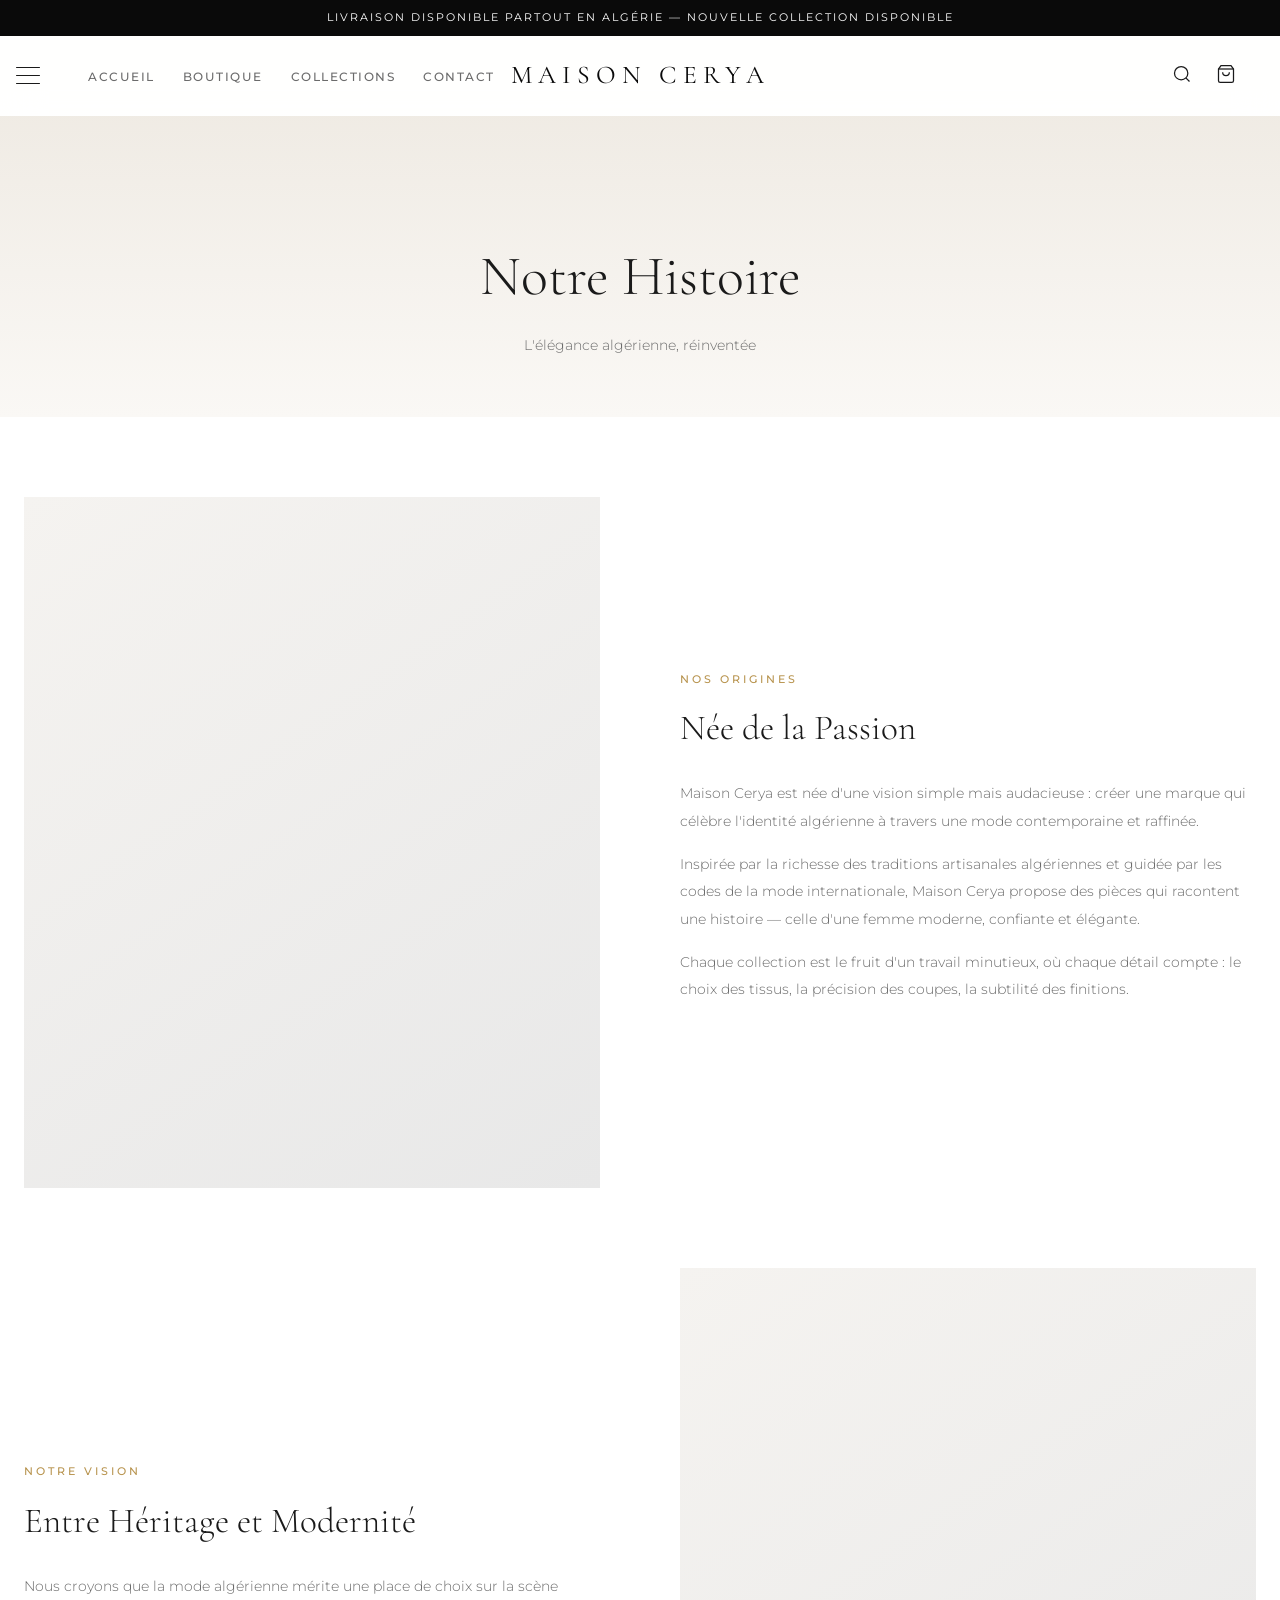
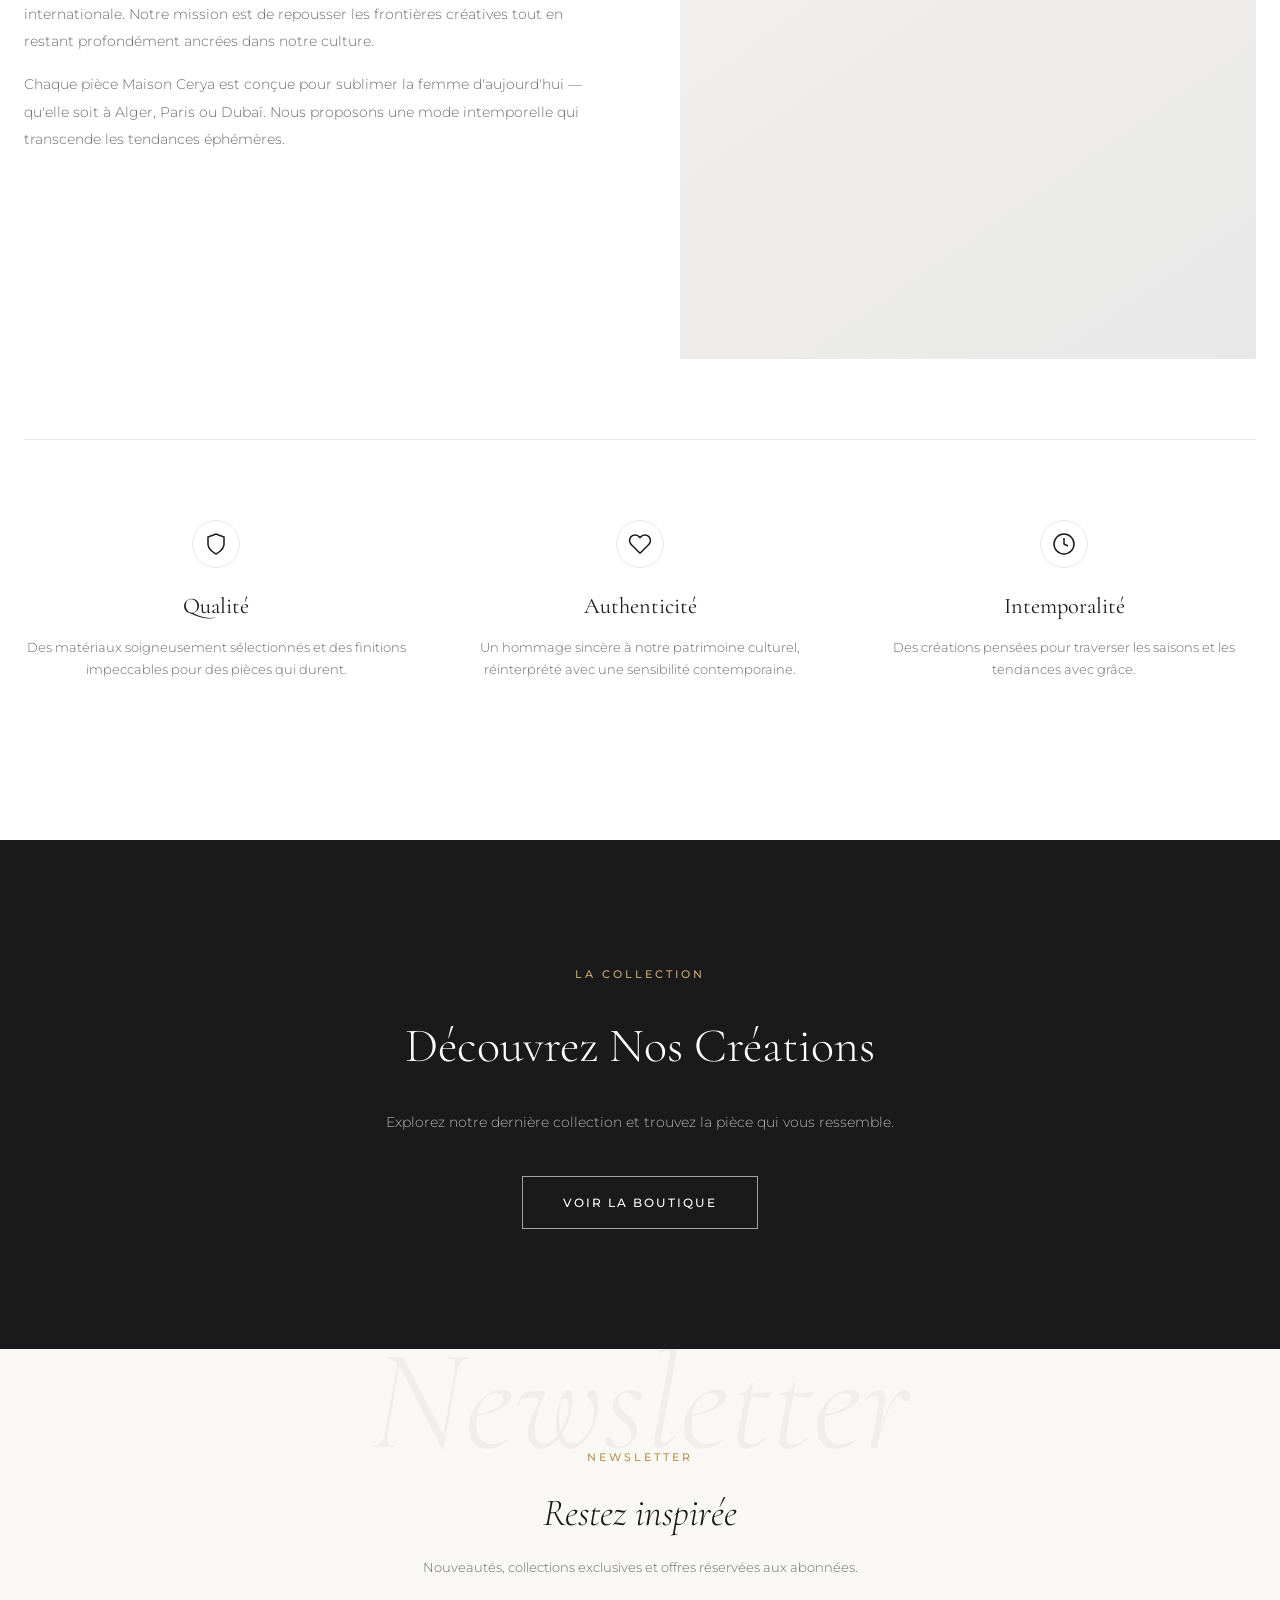
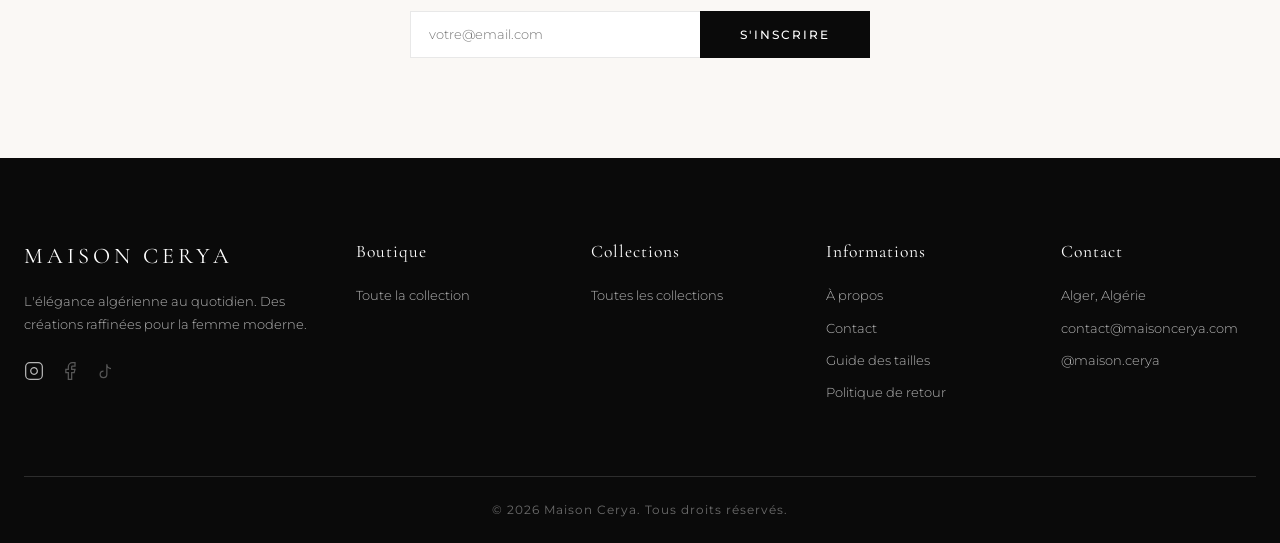
<file: about.html>
<!doctype html>
<html lang="fr">
  <head>
    <meta charset="UTF-8" />
    <meta name="viewport" content="width=device-width, initial-scale=1.0" />
    <title>Notre Histoire — Maison Cerya</title>
    <meta
      name="description"
      content="Découvrez l'histoire de Maison Cerya, marque de vêtements pour femmes alliant tradition algérienne et modernité."
    />
    <meta name="theme-color" content="#0a0a0a" />
    <meta property="og:site_name" content="Maison Cerya" />
    <meta property="og:type" content="website" />
    <meta property="og:title" content="Notre Histoire — Maison Cerya" />
    <meta property="og:description" content="Découvrez l'histoire de Maison Cerya, marque de vêtements pour femmes alliant tradition algérienne et modernité." />
    <meta property="og:locale" content="fr_FR" />
    <link rel="icon" href="data:image/svg+xml,%3Csvg%20xmlns%3D%27http%3A%2F%2Fwww.w3.org%2F2000%2Fsvg%27%20viewBox%3D%270%200%2064%2064%27%3E%3Crect%20width%3D%2764%27%20height%3D%2764%27%20fill%3D%27%230a0a0a%27%2F%3E%3Ctext%20x%3D%2732%27%20y%3D%2745%27%20font-family%3D%27Georgia%2Cserif%27%20font-size%3D%2738%27%20fill%3D%27%23c9a96e%27%20text-anchor%3D%27middle%27%3EC%3C%2Ftext%3E%3C%2Fsvg%3E" />
    <link rel="preconnect" href="https://fonts.googleapis.com" />
    <link rel="preconnect" href="https://fonts.gstatic.com" crossorigin />
    <link
      href="https://fonts.googleapis.com/css2?family=Cormorant+Garamond:ital,wght@0,300;0,400;0,500;0,600;1,300;1,400&family=Montserrat:wght@300;400;500;600&display=swap"
      rel="stylesheet"
    />
    <link rel="stylesheet" href="css/style.css" />
  </head>
  <body>
    <!-- Announcement Bar -->
    <div class="announcement-bar">
      <p>
        Livraison disponible partout en Algérie — Nouvelle collection disponible
      </p>
    </div>

    <!-- Navigation -->
    <nav class="navbar" id="navbar">
      <div class="nav-container">
        <button
          class="menu-toggle"
          id="menuToggle"
          aria-label="Menu"
          aria-expanded="false"
        >
          <span></span>
          <span></span>
          <span></span>
        </button>

        <a href="index.html" class="logo">
          <span class="logo-text">MAISON CERYA</span>
        </a>

        <ul class="nav-links" id="navLinks">
          <li><a href="index.html">Accueil</a></li>
          <li><a href="shop.html">Boutique</a></li>
          <li><a href="collections.html">Collections</a></li>
          <li><a href="contact.html">Contact</a></li>
        </ul>

        <div class="nav-icons">
          <button
            class="icon-btn search-btn"
            id="searchBtn"
            aria-label="Rechercher"
          >
            <svg
              width="20"
              height="20"
              viewBox="0 0 24 24"
              fill="none"
              stroke="currentColor"
              stroke-width="1.5"
            >
              <circle cx="11" cy="11" r="8" />
              <path d="m21 21-4.35-4.35" />
            </svg>
          </button>
          <button class="icon-btn cart-btn" id="cartBtn" aria-label="Panier">
            <svg
              width="20"
              height="20"
              viewBox="0 0 24 24"
              fill="none"
              stroke="currentColor"
              stroke-width="1.5"
            >
              <path d="M6 2L3 6v14a2 2 0 002 2h14a2 2 0 002-2V6l-3-4z" />
              <line x1="3" y1="6" x2="21" y2="6" />
              <path d="M16 10a4 4 0 01-8 0" />
            </svg>
            <span class="cart-count" id="cartCount">0</span>
          </button>
        </div>
      </div>
    </nav>

    <!-- Sidebar Navigation -->
    <div class="sidebar-overlay" id="sidebarOverlay"></div>
    <nav class="sidebar-nav" id="sidebarNav" aria-label="Menu principal">
      <div class="sidebar-content">
        <div class="sidebar-col sidebar-main-links">
          <ul>
            <li><a href="index.html">Accueil</a></li>
            <li><a href="shop.html">Boutique</a></li>
            <li><a href="collections.html">Collections</a></li>
            <li><a href="about.html">À propos</a></li>
            <li><a href="contact.html">Contact</a></li>
          </ul>
        </div>
        <div class="sidebar-col sidebar-shop-categories">
          <h4>Catégories</h4>
          <ul id="sidebarCategories"></ul>
        </div>
      </div>
    </nav>

    <!-- Search Overlay -->
    <div
      class="search-overlay"
      id="searchOverlay"
      role="dialog"
      aria-modal="true"
      aria-label="Recherche"
    >
      <div class="search-container">
        <input
          type="text"
          placeholder="Rechercher..."
          id="searchInput"
          autocomplete="off"
          aria-label="Rechercher un produit"
        />
        <button class="search-close" id="searchClose" aria-label="Fermer">
          <svg
            width="24"
            height="24"
            viewBox="0 0 24 24"
            fill="none"
            stroke="currentColor"
            stroke-width="1.5"
          >
            <line x1="18" y1="6" x2="6" y2="18" />
            <line x1="6" y1="6" x2="18" y2="18" />
          </svg>
        </button>
      </div>
    </div>

    <!-- Cart Sidebar -->
    <div class="cart-overlay" id="cartOverlay"></div>
    <div
      class="cart-sidebar"
      id="cartSidebar"
      role="dialog"
      aria-modal="true"
      aria-label="Panier"
    >
      <div class="cart-header">
        <h3>Votre Panier</h3>
        <button class="cart-close" id="cartClose" aria-label="Fermer">
          <svg
            width="24"
            height="24"
            viewBox="0 0 24 24"
            fill="none"
            stroke="currentColor"
            stroke-width="1.5"
          >
            <line x1="18" y1="6" x2="6" y2="18" />
            <line x1="6" y1="6" x2="18" y2="18" />
          </svg>
        </button>
      </div>
      <div class="cart-items" id="cartItems">
        <div class="cart-empty">
          <p>Votre panier est vide</p>
          <a href="shop.html" class="btn btn-primary">Explorer la boutique</a>
        </div>
      </div>
      <div class="cart-footer" id="cartFooter" hidden>
        <div class="cart-total">
          <span>Total</span>
          <span id="cartTotal">0 DA</span>
        </div>
        <button class="btn btn-primary btn-full" id="checkoutBtn">
          Passer la commande
        </button>
      </div>
    </div>

    <!-- Page Hero -->
    <section class="page-hero">
      <div class="container">
        <h1>Notre Histoire</h1>
        <p>L'élégance algérienne, réinventée</p>
      </div>
    </section>

    <!-- About Content -->
    <section class="about-content">
      <div class="container">
        <!-- Origin Story -->
        <div class="about-grid">
          <div class="about-image"></div>
          <div class="about-text">
            <span class="section-tag">Nos Origines</span>
            <h2>Née de la Passion</h2>
            <p>
              Maison Cerya est née d'une vision simple mais audacieuse : créer
              une marque qui célèbre l'identité algérienne à travers une mode
              contemporaine et raffinée.
            </p>
            <p>
              Inspirée par la richesse des traditions artisanales algériennes et
              guidée par les codes de la mode internationale, Maison Cerya
              propose des pièces qui racontent une histoire — celle d'une femme
              moderne, confiante et élégante.
            </p>
            <p>
              Chaque collection est le fruit d'un travail minutieux, où chaque
              détail compte : le choix des tissus, la précision des coupes, la
              subtilité des finitions.
            </p>
          </div>
        </div>

        <!-- Vision -->
        <div class="about-grid" style="direction: rtl">
          <div class="about-image" style="direction: ltr"></div>
          <div class="about-text" style="direction: ltr">
            <span class="section-tag">Notre Vision</span>
            <h2>Entre Héritage et Modernité</h2>
            <p>
              Nous croyons que la mode algérienne mérite une place de choix sur
              la scène internationale. Notre mission est de repousser les
              frontières créatives tout en restant profondément ancrées dans
              notre culture.
            </p>
            <p>
              Chaque pièce Maison Cerya est conçue pour sublimer la femme
              d'aujourd'hui — qu'elle soit à Alger, Paris ou Dubaï. Nous
              proposons une mode intemporelle qui transcende les tendances
              éphémères.
            </p>
          </div>
        </div>

        <!-- Values -->
        <div class="values-grid">
          <div class="value-item">
            <div class="value-icon">
              <svg
                width="24"
                height="24"
                viewBox="0 0 24 24"
                fill="none"
                stroke="currentColor"
                stroke-width="1.5"
              >
                <path d="M12 22s8-4 8-10V5l-8-3-8 3v7c0 6 8 10 8 10z" />
              </svg>
            </div>
            <h3>Qualité</h3>
            <p>
              Des matériaux soigneusement sélectionnés et des finitions
              impeccables pour des pièces qui durent.
            </p>
          </div>
          <div class="value-item">
            <div class="value-icon">
              <svg
                width="24"
                height="24"
                viewBox="0 0 24 24"
                fill="none"
                stroke="currentColor"
                stroke-width="1.5"
              >
                <path
                  d="M20.84 4.61a5.5 5.5 0 00-7.78 0L12 5.67l-1.06-1.06a5.5 5.5 0 00-7.78 7.78l1.06 1.06L12 21.23l7.78-7.78 1.06-1.06a5.5 5.5 0 000-7.78z"
                />
              </svg>
            </div>
            <h3>Authenticité</h3>
            <p>
              Un hommage sincère à notre patrimoine culturel, réinterprété avec
              une sensibilité contemporaine.
            </p>
          </div>
          <div class="value-item">
            <div class="value-icon">
              <svg
                width="24"
                height="24"
                viewBox="0 0 24 24"
                fill="none"
                stroke="currentColor"
                stroke-width="1.5"
              >
                <circle cx="12" cy="12" r="10" />
                <path d="M12 6v6l4 2" />
              </svg>
            </div>
            <h3>Intemporalité</h3>
            <p>
              Des créations pensées pour traverser les saisons et les tendances
              avec grâce.
            </p>
          </div>
        </div>
      </div>
    </section>

    <!-- CTA Banner -->
    <section class="story-banner">
      <div class="story-content">
        <span class="section-tag">La Collection</span>
        <h2>Découvrez Nos Créations</h2>
        <p>
          Explorez notre dernière collection et trouvez la pièce qui vous
          ressemble.
        </p>
        <a href="shop.html" class="btn btn-outline-light">Voir la boutique</a>
      </div>
    </section>

    <!-- Newsletter -->
    <section class="newsletter">
      <div class="container">
        <div class="newsletter-content">
          <span class="newsletter-tag">Newsletter</span>
          <h2>Restez inspirée</h2>
          <p>
            Nouveautés, collections exclusives et offres réservées aux abonnées.
          </p>
          <form class="newsletter-form" id="newsletterForm">
            <input
              type="email"
              name="email"
              placeholder="votre@email.com"
              aria-label="Votre adresse email"
              required
            />
            <button type="submit" class="btn btn-primary">S'inscrire</button>
          </form>
        </div>
      </div>
    </section>

    <!-- Footer -->
    <footer class="footer">
      <div class="container">
        <div class="footer-grid">
          <div class="footer-col footer-brand">
            <h3 class="footer-logo">MAISON CERYA</h3>
            <p>
              L'élégance algérienne au quotidien. Des créations raffinées pour
              la femme moderne.
            </p>
            <div class="social-links">
              <a
                href="https://www.instagram.com/maison.cerya/"
                target="_blank"
                rel="noopener noreferrer"
                aria-label="Instagram"
              >
                <svg
                  width="20"
                  height="20"
                  viewBox="0 0 24 24"
                  fill="none"
                  stroke="currentColor"
                  stroke-width="1.5"
                >
                  <rect x="2" y="2" width="20" height="20" rx="5" ry="5" />
                  <path d="M16 11.37A4 4 0 1112.63 8 4 4 0 0116 11.37z" />
                  <line x1="17.5" y1="6.5" x2="17.51" y2="6.5" />
                </svg>
              </a>
              <span class="social-link-disabled" aria-hidden="true">
                <svg
                  width="20"
                  height="20"
                  viewBox="0 0 24 24"
                  fill="none"
                  stroke="currentColor"
                  stroke-width="1.5"
                >
                  <path
                    d="M18 2h-3a5 5 0 00-5 5v3H7v4h3v8h4v-8h3l1-4h-4V7a1 1 0 011-1h3z"
                  />
                </svg>
              </span>
              <span class="social-link-disabled" aria-hidden="true">
                <svg
                  width="20"
                  height="20"
                  viewBox="0 0 24 24"
                  fill="none"
                  stroke="currentColor"
                  stroke-width="1.5"
                >
                  <path d="M9 12a4 4 0 104 4V4a5 5 0 005 5" />
                </svg>
              </span>
            </div>
          </div>
          <div class="footer-col">
            <h4>Boutique</h4>
            <ul class="footer-categories">
              <li><a href="shop.html">Toute la collection</a></li>
            </ul>
          </div>
          <div class="footer-col">
            <h4>Collections</h4>
            <ul class="footer-collections">
              <li><a href="collections.html">Toutes les collections</a></li>
            </ul>
          </div>
          <div class="footer-col">
            <h4>Informations</h4>
            <ul>
              <li><a href="about.html">À propos</a></li>
              <li><a href="contact.html">Contact</a></li>
              <li><a href="guide-tailles.html">Guide des tailles</a></li>
              <li><a href="retours.html">Politique de retour</a></li>
            </ul>
          </div>
          <div class="footer-col">
            <h4>Contact</h4>
            <ul>
              <li>Alger, Algérie</li>
              <li>
                <a href="mailto:contact@maisoncerya.com"
                  >contact@maisoncerya.com</a
                >
              </li>
              <li>
                <a
                  href="https://www.instagram.com/maison.cerya/"
                  target="_blank"
                  rel="noopener noreferrer"
                  >@maison.cerya</a
                >
              </li>
            </ul>
          </div>
        </div>
        <div class="footer-bottom">
          <p>&copy; 2026 Maison Cerya. Tous droits réservés.</p>
        </div>
      </div>
    </footer>

    <script src="https://sdks.shopifycdn.com/buy-button/latest/buy-button-storefront.min.js"></script>
    <script src="js/app.js"></script>
  </body>
</html>
</file>
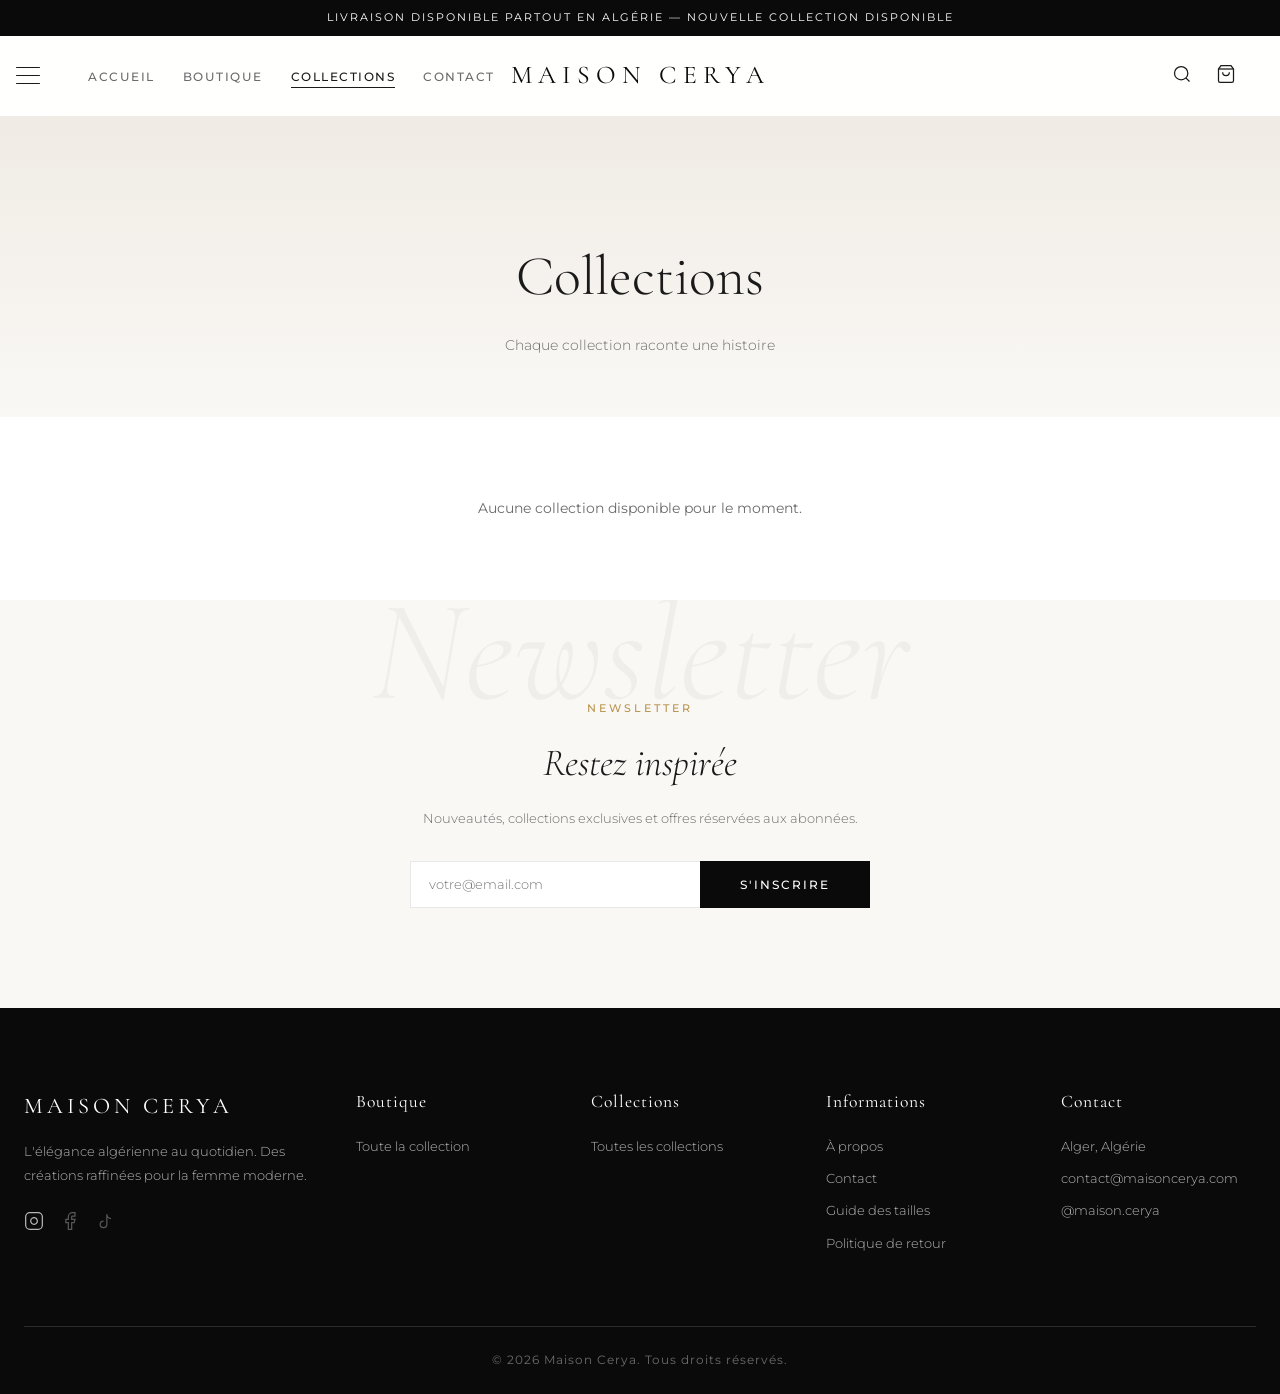
<file: collections.html>
<!doctype html>
<html lang="fr">
  <head>
    <meta charset="UTF-8" />
    <meta name="viewport" content="width=device-width, initial-scale=1.0" />
    <title>Collections — Maison Cerya</title>
    <meta
      name="description"
      content="Explorez les collections Maison Cerya — Des pièces pensées pour sublimer la femme moderne."
    />
    <meta name="theme-color" content="#0a0a0a" />
    <meta property="og:site_name" content="Maison Cerya" />
    <meta property="og:type" content="website" />
    <meta property="og:title" content="Collections — Maison Cerya" />
    <meta property="og:description" content="Explorez les collections Maison Cerya — Des pièces pensées pour sublimer la femme moderne." />
    <meta property="og:locale" content="fr_FR" />
    <link rel="icon" href="data:image/svg+xml,%3Csvg%20xmlns%3D%27http%3A%2F%2Fwww.w3.org%2F2000%2Fsvg%27%20viewBox%3D%270%200%2064%2064%27%3E%3Crect%20width%3D%2764%27%20height%3D%2764%27%20fill%3D%27%230a0a0a%27%2F%3E%3Ctext%20x%3D%2732%27%20y%3D%2745%27%20font-family%3D%27Georgia%2Cserif%27%20font-size%3D%2738%27%20fill%3D%27%23c9a96e%27%20text-anchor%3D%27middle%27%3EC%3C%2Ftext%3E%3C%2Fsvg%3E" />
    <link rel="preconnect" href="https://fonts.googleapis.com" />
    <link rel="preconnect" href="https://fonts.gstatic.com" crossorigin />
    <link
      href="https://fonts.googleapis.com/css2?family=Cormorant+Garamond:ital,wght@0,300;0,400;0,500;0,600;1,300;1,400&family=Montserrat:wght@300;400;500;600&display=swap"
      rel="stylesheet"
    />
    <link rel="stylesheet" href="css/style.css" />
  </head>
  <body>
    <!-- Announcement Bar -->
    <div class="announcement-bar">
      <p>
        Livraison disponible partout en Algérie — Nouvelle collection disponible
      </p>
    </div>

    <!-- Navigation -->
    <nav class="navbar" id="navbar">
      <div class="nav-container">
        <button
          class="menu-toggle"
          id="menuToggle"
          aria-label="Menu"
          aria-expanded="false"
        >
          <span></span>
          <span></span>
          <span></span>
        </button>

        <a href="index.html" class="logo">
          <span class="logo-text">MAISON CERYA</span>
        </a>

        <ul class="nav-links" id="navLinks">
          <li><a href="index.html">Accueil</a></li>
          <li><a href="shop.html">Boutique</a></li>
          <li><a href="collections.html" class="active">Collections</a></li>
          <li><a href="contact.html">Contact</a></li>
        </ul>

        <div class="nav-icons">
          <button
            class="icon-btn search-btn"
            id="searchBtn"
            aria-label="Rechercher"
          >
            <svg
              width="20"
              height="20"
              viewBox="0 0 24 24"
              fill="none"
              stroke="currentColor"
              stroke-width="1.5"
            >
              <circle cx="11" cy="11" r="8" />
              <path d="m21 21-4.35-4.35" />
            </svg>
          </button>
          <button class="icon-btn cart-btn" id="cartBtn" aria-label="Panier">
            <svg
              width="20"
              height="20"
              viewBox="0 0 24 24"
              fill="none"
              stroke="currentColor"
              stroke-width="1.5"
            >
              <path d="M6 2L3 6v14a2 2 0 002 2h14a2 2 0 002-2V6l-3-4z" />
              <line x1="3" y1="6" x2="21" y2="6" />
              <path d="M16 10a4 4 0 01-8 0" />
            </svg>
            <span class="cart-count" id="cartCount">0</span>
          </button>
        </div>
      </div>
    </nav>

    <!-- Sidebar Navigation -->
    <div class="sidebar-overlay" id="sidebarOverlay"></div>
    <nav class="sidebar-nav" id="sidebarNav" aria-label="Menu principal">
      <div class="sidebar-content">
        <div class="sidebar-col sidebar-main-links">
          <ul>
            <li><a href="index.html">Accueil</a></li>
            <li><a href="shop.html">Boutique</a></li>
            <li><a href="collections.html">Collections</a></li>
            <li><a href="about.html">À propos</a></li>
            <li><a href="contact.html">Contact</a></li>
          </ul>
        </div>
        <div class="sidebar-col sidebar-shop-categories">
          <h4>Catégories</h4>
          <ul id="sidebarCategories"></ul>
        </div>
      </div>
    </nav>

    <!-- Search Overlay -->
    <div
      class="search-overlay"
      id="searchOverlay"
      role="dialog"
      aria-modal="true"
      aria-label="Recherche"
    >
      <div class="search-container">
        <input
          type="text"
          placeholder="Rechercher..."
          id="searchInput"
          autocomplete="off"
          aria-label="Rechercher un produit"
        />
        <button class="search-close" id="searchClose" aria-label="Fermer">
          <svg
            width="24"
            height="24"
            viewBox="0 0 24 24"
            fill="none"
            stroke="currentColor"
            stroke-width="1.5"
          >
            <line x1="18" y1="6" x2="6" y2="18" />
            <line x1="6" y1="6" x2="18" y2="18" />
          </svg>
        </button>
      </div>
    </div>

    <!-- Cart Sidebar -->
    <div class="cart-overlay" id="cartOverlay"></div>
    <div
      class="cart-sidebar"
      id="cartSidebar"
      role="dialog"
      aria-modal="true"
      aria-label="Panier"
    >
      <div class="cart-header">
        <h3>Votre Panier</h3>
        <button class="cart-close" id="cartClose" aria-label="Fermer">
          <svg
            width="24"
            height="24"
            viewBox="0 0 24 24"
            fill="none"
            stroke="currentColor"
            stroke-width="1.5"
          >
            <line x1="18" y1="6" x2="6" y2="18" />
            <line x1="6" y1="6" x2="18" y2="18" />
          </svg>
        </button>
      </div>
      <div class="cart-items" id="cartItems">
        <div class="cart-empty">
          <p>Votre panier est vide</p>
          <a href="shop.html" class="btn btn-primary">Explorer la boutique</a>
        </div>
      </div>
      <div class="cart-footer" id="cartFooter" hidden>
        <div class="cart-total">
          <span>Total</span>
          <span id="cartTotal">0 DA</span>
        </div>
        <button class="btn btn-primary btn-full" id="checkoutBtn">
          Passer la commande
        </button>
      </div>
    </div>

    <!-- Page Hero -->
    <section class="page-hero">
      <div class="container">
        <h1>Collections</h1>
        <p>Chaque collection raconte une histoire</p>
      </div>
    </section>

    <!-- Collections Content (JS-rendered) -->
    <div id="collectionsPage">
      <!-- Each collection section is injected here dynamically -->
    </div>

    <!-- Newsletter -->
    <section class="newsletter">
      <div class="container">
        <div class="newsletter-content">
          <span class="newsletter-tag">Newsletter</span>
          <h2>Restez inspirée</h2>
          <p>
            Nouveautés, collections exclusives et offres réservées aux abonnées.
          </p>
          <form class="newsletter-form" id="newsletterForm">
            <input
              type="email"
              name="email"
              placeholder="votre@email.com"
              aria-label="Votre adresse email"
              required
            />
            <button type="submit" class="btn btn-primary">S'inscrire</button>
          </form>
        </div>
      </div>
    </section>

    <!-- Footer -->
    <footer class="footer">
      <div class="container">
        <div class="footer-grid">
          <div class="footer-col footer-brand">
            <h3 class="footer-logo">MAISON CERYA</h3>
            <p>
              L'élégance algérienne au quotidien. Des créations raffinées pour
              la femme moderne.
            </p>
            <div class="social-links">
              <a
                href="https://www.instagram.com/maison.cerya/"
                target="_blank"
                rel="noopener noreferrer"
                aria-label="Instagram"
              >
                <svg
                  width="20"
                  height="20"
                  viewBox="0 0 24 24"
                  fill="none"
                  stroke="currentColor"
                  stroke-width="1.5"
                >
                  <rect x="2" y="2" width="20" height="20" rx="5" ry="5" />
                  <path d="M16 11.37A4 4 0 1112.63 8 4 4 0 0116 11.37z" />
                  <line x1="17.5" y1="6.5" x2="17.51" y2="6.5" />
                </svg>
              </a>
              <span class="social-link-disabled" aria-hidden="true">
                <svg
                  width="20"
                  height="20"
                  viewBox="0 0 24 24"
                  fill="none"
                  stroke="currentColor"
                  stroke-width="1.5"
                >
                  <path
                    d="M18 2h-3a5 5 0 00-5 5v3H7v4h3v8h4v-8h3l1-4h-4V7a1 1 0 011-1h3z"
                  />
                </svg>
              </span>
              <span class="social-link-disabled" aria-hidden="true">
                <svg
                  width="20"
                  height="20"
                  viewBox="0 0 24 24"
                  fill="none"
                  stroke="currentColor"
                  stroke-width="1.5"
                >
                  <path d="M9 12a4 4 0 104 4V4a5 5 0 005 5" />
                </svg>
              </span>
            </div>
          </div>
          <div class="footer-col">
            <h4>Boutique</h4>
            <ul class="footer-categories">
              <li><a href="shop.html">Toute la collection</a></li>
            </ul>
          </div>
          <div class="footer-col">
            <h4>Collections</h4>
            <ul class="footer-collections">
              <li><a href="collections.html">Toutes les collections</a></li>
            </ul>
          </div>
          <div class="footer-col">
            <h4>Informations</h4>
            <ul>
              <li><a href="about.html">À propos</a></li>
              <li><a href="contact.html">Contact</a></li>
              <li><a href="guide-tailles.html">Guide des tailles</a></li>
              <li><a href="retours.html">Politique de retour</a></li>
            </ul>
          </div>
          <div class="footer-col">
            <h4>Contact</h4>
            <ul>
              <li>Alger, Algérie</li>
              <li>
                <a href="mailto:contact@maisoncerya.com"
                  >contact@maisoncerya.com</a
                >
              </li>
              <li>
                <a
                  href="https://www.instagram.com/maison.cerya/"
                  target="_blank"
                  rel="noopener noreferrer"
                  >@maison.cerya</a
                >
              </li>
            </ul>
          </div>
        </div>
        <div class="footer-bottom">
          <p>&copy; 2026 Maison Cerya. Tous droits réservés.</p>
        </div>
      </div>
    </footer>

    <!-- Shopify Buy SDK -->
    <script src="https://sdks.shopifycdn.com/buy-button/latest/buy-button-storefront.min.js"></script>
    <script src="js/app.js"></script>
  </body>
</html>
</file>
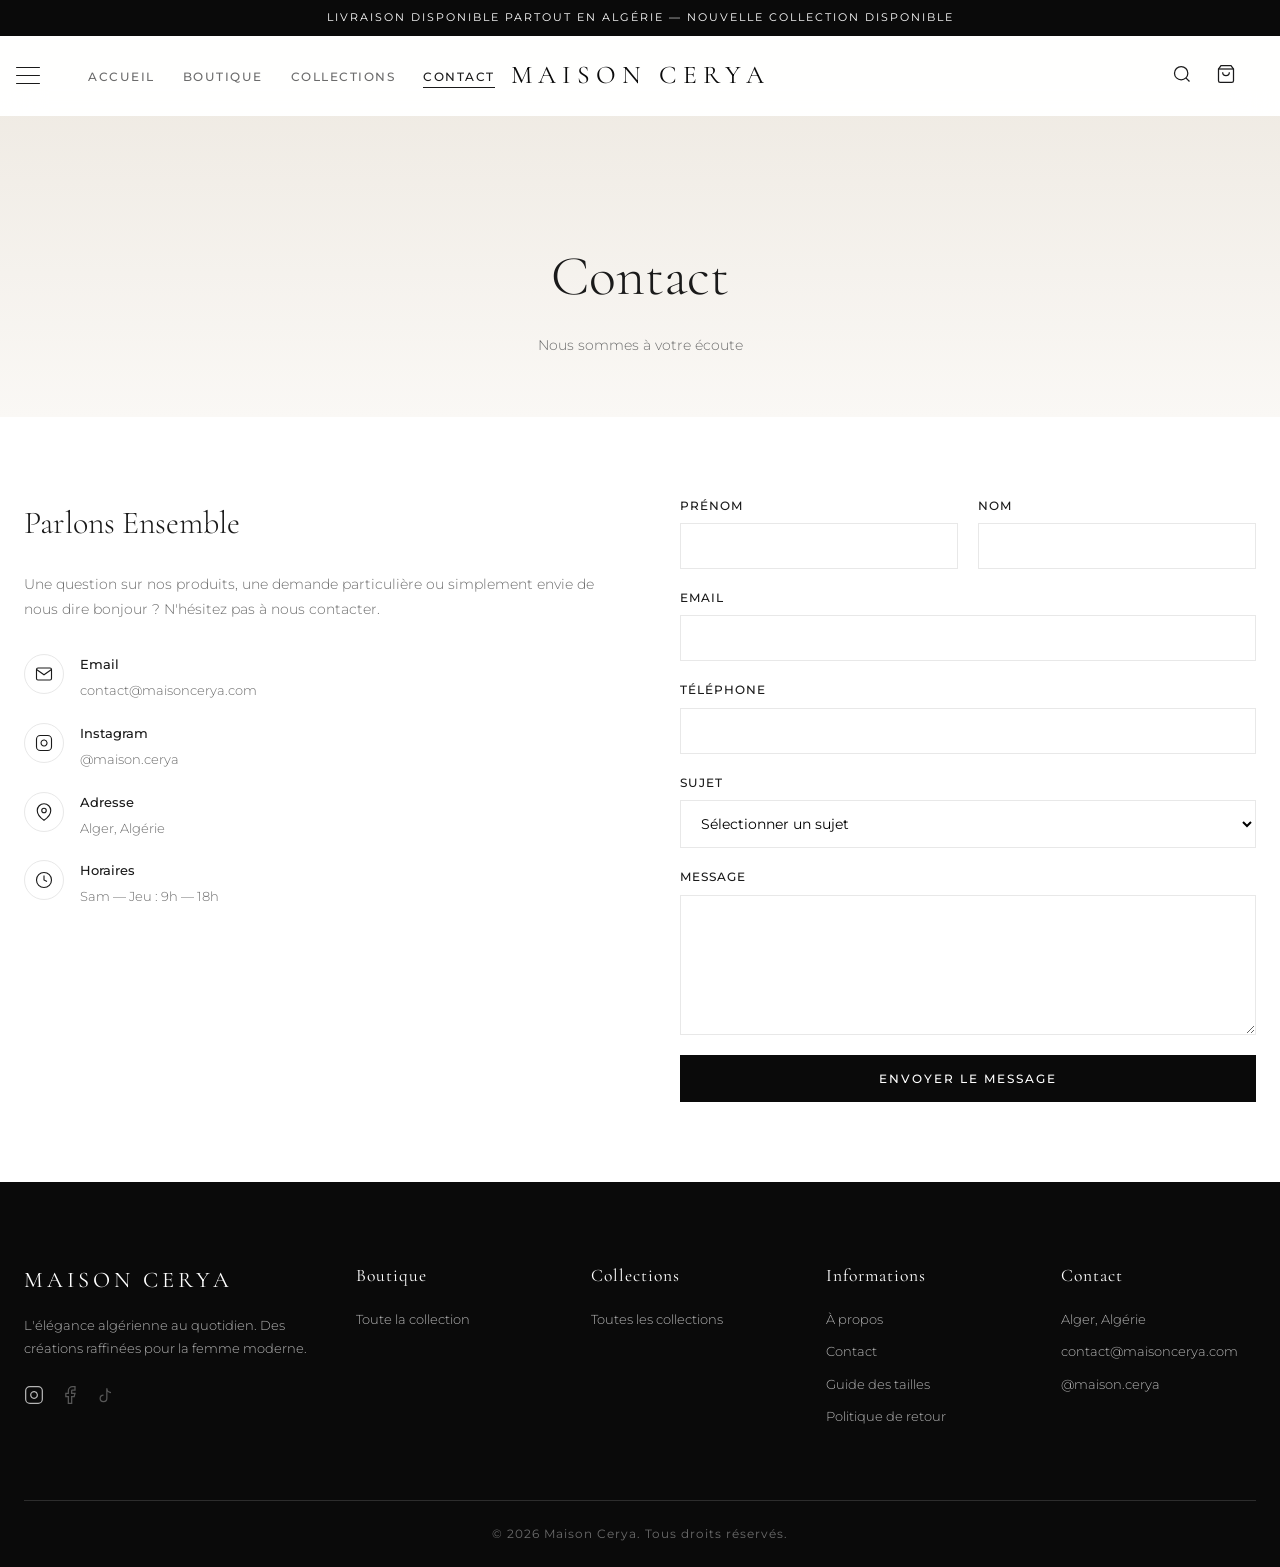
<file: contact.html>
<!doctype html>
<html lang="fr">
  <head>
    <meta charset="UTF-8" />
    <meta name="viewport" content="width=device-width, initial-scale=1.0" />
    <title>Contact — Maison Cerya</title>
    <meta
      name="description"
      content="Contactez Maison Cerya — Nous sommes à votre écoute pour toute question."
    />
    <meta name="theme-color" content="#0a0a0a" />
    <meta property="og:site_name" content="Maison Cerya" />
    <meta property="og:type" content="website" />
    <meta property="og:title" content="Contact — Maison Cerya" />
    <meta property="og:description" content="Contactez Maison Cerya — Nous sommes à votre écoute pour toute question." />
    <meta property="og:locale" content="fr_FR" />
    <link rel="icon" href="data:image/svg+xml,%3Csvg%20xmlns%3D%27http%3A%2F%2Fwww.w3.org%2F2000%2Fsvg%27%20viewBox%3D%270%200%2064%2064%27%3E%3Crect%20width%3D%2764%27%20height%3D%2764%27%20fill%3D%27%230a0a0a%27%2F%3E%3Ctext%20x%3D%2732%27%20y%3D%2745%27%20font-family%3D%27Georgia%2Cserif%27%20font-size%3D%2738%27%20fill%3D%27%23c9a96e%27%20text-anchor%3D%27middle%27%3EC%3C%2Ftext%3E%3C%2Fsvg%3E" />
    <link rel="preconnect" href="https://fonts.googleapis.com" />
    <link rel="preconnect" href="https://fonts.gstatic.com" crossorigin />
    <link
      href="https://fonts.googleapis.com/css2?family=Cormorant+Garamond:ital,wght@0,300;0,400;0,500;0,600;1,300;1,400&family=Montserrat:wght@300;400;500;600&display=swap"
      rel="stylesheet"
    />
    <link rel="stylesheet" href="css/style.css" />
  </head>
  <body>
    <!-- Announcement Bar -->
    <div class="announcement-bar">
      <p>
        Livraison disponible partout en Algérie — Nouvelle collection disponible
      </p>
    </div>

    <!-- Navigation -->
    <nav class="navbar" id="navbar">
      <div class="nav-container">
        <button
          class="menu-toggle"
          id="menuToggle"
          aria-label="Menu"
          aria-expanded="false"
        >
          <span></span>
          <span></span>
          <span></span>
        </button>

        <a href="index.html" class="logo">
          <span class="logo-text">MAISON CERYA</span>
        </a>

        <ul class="nav-links" id="navLinks">
          <li><a href="index.html">Accueil</a></li>
          <li><a href="shop.html">Boutique</a></li>
          <li><a href="collections.html">Collections</a></li>
          <li><a href="contact.html" class="active">Contact</a></li>
        </ul>

        <div class="nav-icons">
          <button
            class="icon-btn search-btn"
            id="searchBtn"
            aria-label="Rechercher"
          >
            <svg
              width="20"
              height="20"
              viewBox="0 0 24 24"
              fill="none"
              stroke="currentColor"
              stroke-width="1.5"
            >
              <circle cx="11" cy="11" r="8" />
              <path d="m21 21-4.35-4.35" />
            </svg>
          </button>
          <button class="icon-btn cart-btn" id="cartBtn" aria-label="Panier">
            <svg
              width="20"
              height="20"
              viewBox="0 0 24 24"
              fill="none"
              stroke="currentColor"
              stroke-width="1.5"
            >
              <path d="M6 2L3 6v14a2 2 0 002 2h14a2 2 0 002-2V6l-3-4z" />
              <line x1="3" y1="6" x2="21" y2="6" />
              <path d="M16 10a4 4 0 01-8 0" />
            </svg>
            <span class="cart-count" id="cartCount">0</span>
          </button>
        </div>
      </div>
    </nav>

    <!-- Sidebar Navigation -->
    <div class="sidebar-overlay" id="sidebarOverlay"></div>
    <nav class="sidebar-nav" id="sidebarNav" aria-label="Menu principal">
      <div class="sidebar-content">
        <div class="sidebar-col sidebar-main-links">
          <ul>
            <li><a href="index.html">Accueil</a></li>
            <li><a href="shop.html">Boutique</a></li>
            <li><a href="collections.html">Collections</a></li>
            <li><a href="about.html">À propos</a></li>
            <li><a href="contact.html">Contact</a></li>
          </ul>
        </div>
        <div class="sidebar-col sidebar-shop-categories">
          <h4>Catégories</h4>
          <ul id="sidebarCategories"></ul>
        </div>
      </div>
    </nav>

    <!-- Search Overlay -->
    <div
      class="search-overlay"
      id="searchOverlay"
      role="dialog"
      aria-modal="true"
      aria-label="Recherche"
    >
      <div class="search-container">
        <input
          type="text"
          placeholder="Rechercher..."
          id="searchInput"
          autocomplete="off"
          aria-label="Rechercher un produit"
        />
        <button class="search-close" id="searchClose" aria-label="Fermer">
          <svg
            width="24"
            height="24"
            viewBox="0 0 24 24"
            fill="none"
            stroke="currentColor"
            stroke-width="1.5"
          >
            <line x1="18" y1="6" x2="6" y2="18" />
            <line x1="6" y1="6" x2="18" y2="18" />
          </svg>
        </button>
      </div>
    </div>

    <!-- Cart Sidebar -->
    <div class="cart-overlay" id="cartOverlay"></div>
    <div
      class="cart-sidebar"
      id="cartSidebar"
      role="dialog"
      aria-modal="true"
      aria-label="Panier"
    >
      <div class="cart-header">
        <h3>Votre Panier</h3>
        <button class="cart-close" id="cartClose" aria-label="Fermer">
          <svg
            width="24"
            height="24"
            viewBox="0 0 24 24"
            fill="none"
            stroke="currentColor"
            stroke-width="1.5"
          >
            <line x1="18" y1="6" x2="6" y2="18" />
            <line x1="6" y1="6" x2="18" y2="18" />
          </svg>
        </button>
      </div>
      <div class="cart-items" id="cartItems">
        <div class="cart-empty">
          <p>Votre panier est vide</p>
          <a href="shop.html" class="btn btn-primary">Explorer la boutique</a>
        </div>
      </div>
      <div class="cart-footer" id="cartFooter" hidden>
        <div class="cart-total">
          <span>Total</span>
          <span id="cartTotal">0 DA</span>
        </div>
        <button class="btn btn-primary btn-full" id="checkoutBtn">
          Passer la commande
        </button>
      </div>
    </div>

    <!-- Page Hero -->
    <section class="page-hero">
      <div class="container">
        <h1>Contact</h1>
        <p>Nous sommes à votre écoute</p>
      </div>
    </section>

    <!-- Contact Section -->
    <section class="contact-section">
      <div class="container">
        <div class="contact-grid">
          <!-- Contact Info -->
          <div class="contact-info">
            <h2>Parlons Ensemble</h2>
            <p>
              Une question sur nos produits, une demande particulière ou
              simplement envie de nous dire bonjour ? N'hésitez pas à nous
              contacter.
            </p>

            <div class="contact-details">
              <div class="contact-detail">
                <div class="contact-detail-icon">
                  <svg
                    width="18"
                    height="18"
                    viewBox="0 0 24 24"
                    fill="none"
                    stroke="currentColor"
                    stroke-width="1.5"
                  >
                    <path
                      d="M4 4h16c1.1 0 2 .9 2 2v12c0 1.1-.9 2-2 2H4c-1.1 0-2-.9-2-2V6c0-1.1.9-2 2-2z"
                    />
                    <polyline points="22,6 12,13 2,6" />
                  </svg>
                </div>
                <div class="contact-detail-text">
                  <h4>Email</h4>
                  <p>
                    <a href="mailto:contact@maisoncerya.com"
                      >contact@maisoncerya.com</a
                    >
                  </p>
                </div>
              </div>

              <div class="contact-detail">
                <div class="contact-detail-icon">
                  <svg
                    width="18"
                    height="18"
                    viewBox="0 0 24 24"
                    fill="none"
                    stroke="currentColor"
                    stroke-width="1.5"
                  >
                    <rect x="2" y="2" width="20" height="20" rx="5" ry="5" />
                    <path d="M16 11.37A4 4 0 1112.63 8 4 4 0 0116 11.37z" />
                    <line x1="17.5" y1="6.5" x2="17.51" y2="6.5" />
                  </svg>
                </div>
                <div class="contact-detail-text">
                  <h4>Instagram</h4>
                  <p>
                    <a
                      href="https://www.instagram.com/maison.cerya/"
                      target="_blank"
                      rel="noopener noreferrer"
                      >@maison.cerya</a
                    >
                  </p>
                </div>
              </div>

              <div class="contact-detail">
                <div class="contact-detail-icon">
                  <svg
                    width="18"
                    height="18"
                    viewBox="0 0 24 24"
                    fill="none"
                    stroke="currentColor"
                    stroke-width="1.5"
                  >
                    <path d="M21 10c0 7-9 13-9 13s-9-6-9-13a9 9 0 0118 0z" />
                    <circle cx="12" cy="10" r="3" />
                  </svg>
                </div>
                <div class="contact-detail-text">
                  <h4>Adresse</h4>
                  <p>Alger, Algérie</p>
                </div>
              </div>

              <div class="contact-detail">
                <div class="contact-detail-icon">
                  <svg
                    width="18"
                    height="18"
                    viewBox="0 0 24 24"
                    fill="none"
                    stroke="currentColor"
                    stroke-width="1.5"
                  >
                    <circle cx="12" cy="12" r="10" />
                    <path d="M12 6v6l4 2" />
                  </svg>
                </div>
                <div class="contact-detail-text">
                  <h4>Horaires</h4>
                  <p>Sam — Jeu : 9h — 18h</p>
                </div>
              </div>
            </div>
          </div>

          <!-- Contact Form -->
          <div>
            <form class="contact-form" id="contactForm">
              <div class="form-row">
                <div class="form-group">
                  <label for="firstName">Prénom</label>
                  <input type="text" id="firstName" name="firstName" required />
                </div>
                <div class="form-group">
                  <label for="lastName">Nom</label>
                  <input type="text" id="lastName" name="lastName" required />
                </div>
              </div>
              <div class="form-group">
                <label for="email">Email</label>
                <input type="email" id="email" name="email" required />
              </div>
              <div class="form-group">
                <label for="phone">Téléphone</label>
                <input type="tel" id="phone" name="phone" />
              </div>
              <div class="form-group">
                <label for="subject">Sujet</label>
                <select id="subject" name="subject" required>
                  <option value="">Sélectionner un sujet</option>
                  <option value="commande">Question sur une commande</option>
                  <option value="produit">Renseignement produit</option>
                  <option value="retour">Retour / Échange</option>
                  <option value="collaboration">Collaboration</option>
                  <option value="autre">Autre</option>
                </select>
              </div>
              <div class="form-group">
                <label for="message">Message</label>
                <textarea
                  id="message"
                  name="message"
                  rows="5"
                  required
                ></textarea>
              </div>
              <button type="submit" class="btn btn-primary">
                Envoyer le message
              </button>
            </form>
          </div>
        </div>
      </div>
    </section>

    <!-- Footer -->
    <footer class="footer">
      <div class="container">
        <div class="footer-grid">
          <div class="footer-col footer-brand">
            <h3 class="footer-logo">MAISON CERYA</h3>
            <p>
              L'élégance algérienne au quotidien. Des créations raffinées pour
              la femme moderne.
            </p>
            <div class="social-links">
              <a
                href="https://www.instagram.com/maison.cerya/"
                target="_blank"
                rel="noopener noreferrer"
                aria-label="Instagram"
              >
                <svg
                  width="20"
                  height="20"
                  viewBox="0 0 24 24"
                  fill="none"
                  stroke="currentColor"
                  stroke-width="1.5"
                >
                  <rect x="2" y="2" width="20" height="20" rx="5" ry="5" />
                  <path d="M16 11.37A4 4 0 1112.63 8 4 4 0 0116 11.37z" />
                  <line x1="17.5" y1="6.5" x2="17.51" y2="6.5" />
                </svg>
              </a>
              <span class="social-link-disabled" aria-hidden="true">
                <svg
                  width="20"
                  height="20"
                  viewBox="0 0 24 24"
                  fill="none"
                  stroke="currentColor"
                  stroke-width="1.5"
                >
                  <path
                    d="M18 2h-3a5 5 0 00-5 5v3H7v4h3v8h4v-8h3l1-4h-4V7a1 1 0 011-1h3z"
                  />
                </svg>
              </span>
              <span class="social-link-disabled" aria-hidden="true">
                <svg
                  width="20"
                  height="20"
                  viewBox="0 0 24 24"
                  fill="none"
                  stroke="currentColor"
                  stroke-width="1.5"
                >
                  <path d="M9 12a4 4 0 104 4V4a5 5 0 005 5" />
                </svg>
              </span>
            </div>
          </div>
          <div class="footer-col">
            <h4>Boutique</h4>
            <ul class="footer-categories">
              <li><a href="shop.html">Toute la collection</a></li>
            </ul>
          </div>
          <div class="footer-col">
            <h4>Collections</h4>
            <ul class="footer-collections">
              <li><a href="collections.html">Toutes les collections</a></li>
            </ul>
          </div>
          <div class="footer-col">
            <h4>Informations</h4>
            <ul>
              <li><a href="about.html">À propos</a></li>
              <li><a href="contact.html">Contact</a></li>
              <li><a href="guide-tailles.html">Guide des tailles</a></li>
              <li><a href="retours.html">Politique de retour</a></li>
            </ul>
          </div>
          <div class="footer-col">
            <h4>Contact</h4>
            <ul>
              <li>Alger, Algérie</li>
              <li>
                <a href="mailto:contact@maisoncerya.com"
                  >contact@maisoncerya.com</a
                >
              </li>
              <li>
                <a
                  href="https://www.instagram.com/maison.cerya/"
                  target="_blank"
                  rel="noopener noreferrer"
                  >@maison.cerya</a
                >
              </li>
            </ul>
          </div>
        </div>
        <div class="footer-bottom">
          <p>&copy; 2026 Maison Cerya. Tous droits réservés.</p>
        </div>
      </div>
    </footer>

    <script src="https://sdks.shopifycdn.com/buy-button/latest/buy-button-storefront.min.js"></script>
    <script src="js/app.js"></script>
    <script>
      document.addEventListener("DOMContentLoaded", function () {
        if (typeof initContactForm === "function") initContactForm();
      });
    </script>
  </body>
</html>
</file>
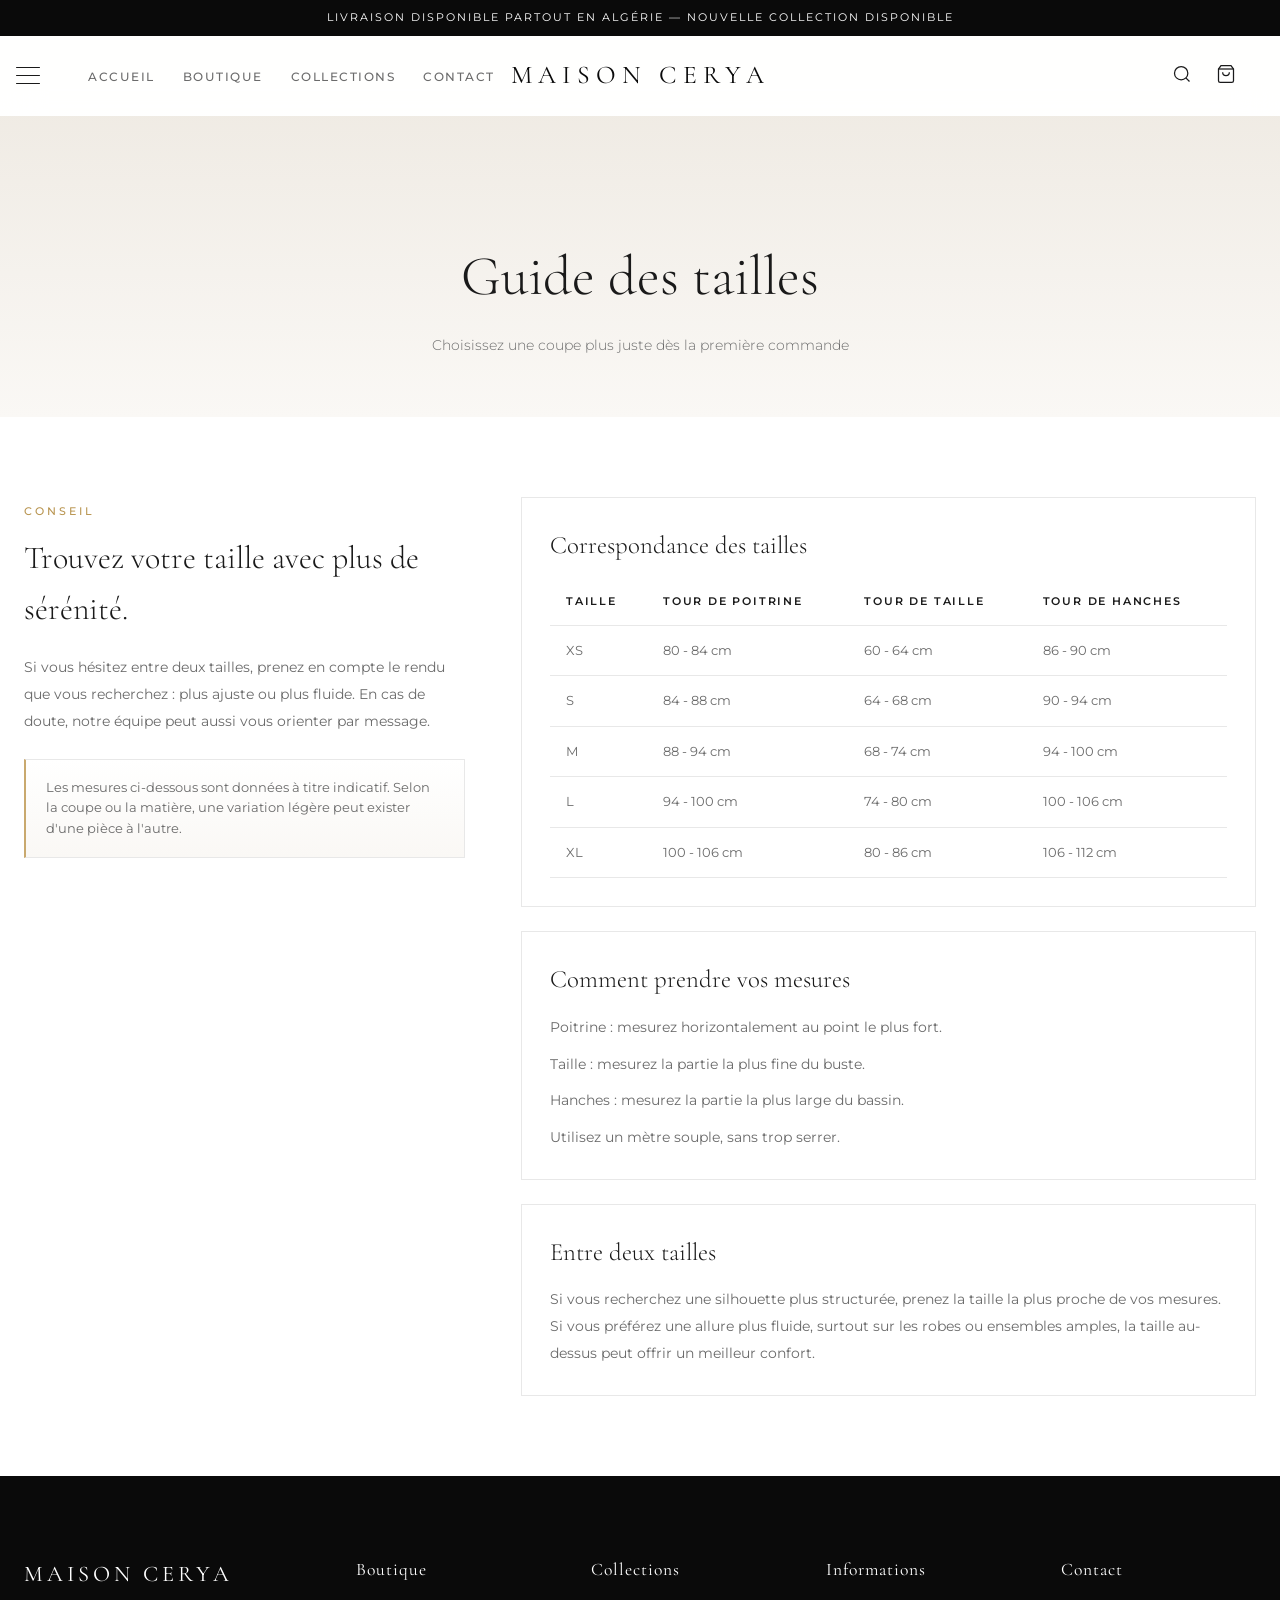
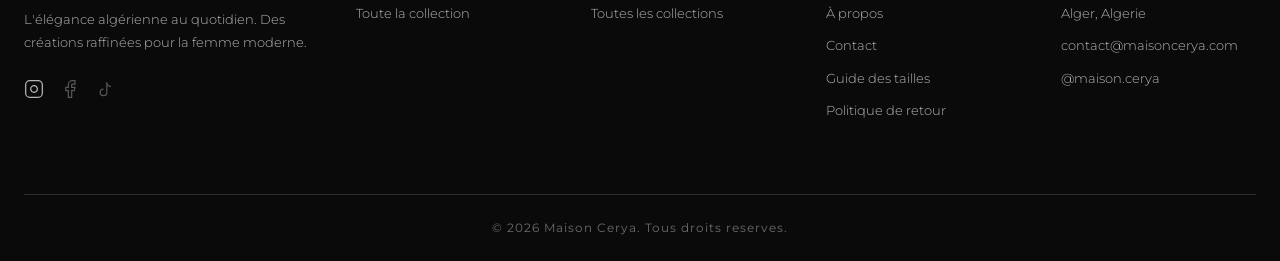
<file: guide-tailles.html>
<!doctype html>
<html lang="fr">
  <head>
    <meta charset="UTF-8" />
    <meta name="viewport" content="width=device-width, initial-scale=1.0" />
    <title>Guide des tailles — Maison Cerya</title>
    <meta
      name="description"
      content="Consultez le guide des tailles Maison Cerya pour choisir la coupe la plus juste avant votre commande."
    />
    <meta name="theme-color" content="#0a0a0a" />
    <meta property="og:site_name" content="Maison Cerya" />
    <meta property="og:type" content="website" />
    <meta property="og:title" content="Guide des tailles — Maison Cerya" />
    <meta property="og:description" content="Consultez le guide des tailles Maison Cerya pour choisir la coupe la plus juste avant votre commande." />
    <meta property="og:locale" content="fr_FR" />
    <link rel="icon" href="data:image/svg+xml,%3Csvg%20xmlns%3D%27http%3A%2F%2Fwww.w3.org%2F2000%2Fsvg%27%20viewBox%3D%270%200%2064%2064%27%3E%3Crect%20width%3D%2764%27%20height%3D%2764%27%20fill%3D%27%230a0a0a%27%2F%3E%3Ctext%20x%3D%2732%27%20y%3D%2745%27%20font-family%3D%27Georgia%2Cserif%27%20font-size%3D%2738%27%20fill%3D%27%23c9a96e%27%20text-anchor%3D%27middle%27%3EC%3C%2Ftext%3E%3C%2Fsvg%3E" />
    <link rel="preconnect" href="https://fonts.googleapis.com" />
    <link rel="preconnect" href="https://fonts.gstatic.com" crossorigin />
    <link
      href="https://fonts.googleapis.com/css2?family=Cormorant+Garamond:ital,wght@0,300;0,400;0,500;0,600;1,300;1,400&family=Montserrat:wght@300;400;500;600&display=swap"
      rel="stylesheet"
    />
    <link rel="stylesheet" href="css/style.css" />
  </head>
  <body>
    <div class="announcement-bar">
      <p>
        Livraison disponible partout en Algérie — Nouvelle collection disponible
      </p>
    </div>

    <nav class="navbar" id="navbar">
      <div class="nav-container">
        <button
          class="menu-toggle"
          id="menuToggle"
          aria-label="Menu"
          aria-expanded="false"
        >
          <span></span>
          <span></span>
          <span></span>
        </button>

        <a href="index.html" class="logo">
          <span class="logo-text">MAISON CERYA</span>
        </a>

        <ul class="nav-links" id="navLinks">
          <li><a href="index.html">Accueil</a></li>
          <li><a href="shop.html">Boutique</a></li>
          <li><a href="collections.html">Collections</a></li>
          <li><a href="contact.html">Contact</a></li>
        </ul>

        <div class="nav-icons">
          <button
            class="icon-btn search-btn"
            id="searchBtn"
            aria-label="Rechercher"
          >
            <svg
              width="20"
              height="20"
              viewBox="0 0 24 24"
              fill="none"
              stroke="currentColor"
              stroke-width="1.5"
            >
              <circle cx="11" cy="11" r="8" />
              <path d="m21 21-4.35-4.35" />
            </svg>
          </button>
          <button class="icon-btn cart-btn" id="cartBtn" aria-label="Panier">
            <svg
              width="20"
              height="20"
              viewBox="0 0 24 24"
              fill="none"
              stroke="currentColor"
              stroke-width="1.5"
            >
              <path d="M6 2L3 6v14a2 2 0 002 2h14a2 2 0 002-2V6l-3-4z" />
              <line x1="3" y1="6" x2="21" y2="6" />
              <path d="M16 10a4 4 0 01-8 0" />
            </svg>
            <span class="cart-count" id="cartCount">0</span>
          </button>
        </div>
      </div>
    </nav>

    <div class="sidebar-overlay" id="sidebarOverlay"></div>
    <nav class="sidebar-nav" id="sidebarNav" aria-label="Menu principal">
      <div class="sidebar-content">
        <div class="sidebar-col sidebar-main-links">
          <ul>
            <li><a href="index.html">Accueil</a></li>
            <li><a href="shop.html">Boutique</a></li>
            <li><a href="collections.html">Collections</a></li>
            <li><a href="about.html">À propos</a></li>
            <li><a href="contact.html">Contact</a></li>
          </ul>
        </div>
        <div class="sidebar-col sidebar-shop-categories">
          <h4>Catégories</h4>
          <ul id="sidebarCategories"></ul>
        </div>
      </div>
    </nav>

    <div
      class="search-overlay"
      id="searchOverlay"
      role="dialog"
      aria-modal="true"
      aria-label="Recherche"
    >
      <div class="search-container">
        <input
          type="text"
          placeholder="Rechercher..."
          id="searchInput"
          autocomplete="off"
          aria-label="Rechercher un produit"
        />
        <button class="search-close" id="searchClose" aria-label="Fermer">
          <svg
            width="24"
            height="24"
            viewBox="0 0 24 24"
            fill="none"
            stroke="currentColor"
            stroke-width="1.5"
          >
            <line x1="18" y1="6" x2="6" y2="18" />
            <line x1="6" y1="6" x2="18" y2="18" />
          </svg>
        </button>
      </div>
    </div>

    <div class="cart-overlay" id="cartOverlay"></div>
    <div
      class="cart-sidebar"
      id="cartSidebar"
      role="dialog"
      aria-modal="true"
      aria-label="Panier"
    >
      <div class="cart-header">
        <h3>Votre Panier</h3>
        <button class="cart-close" id="cartClose" aria-label="Fermer">
          <svg
            width="24"
            height="24"
            viewBox="0 0 24 24"
            fill="none"
            stroke="currentColor"
            stroke-width="1.5"
          >
            <line x1="18" y1="6" x2="6" y2="18" />
            <line x1="6" y1="6" x2="18" y2="18" />
          </svg>
        </button>
      </div>
      <div class="cart-items" id="cartItems">
        <div class="cart-empty">
          <p>Votre panier est vide</p>
          <a href="shop.html" class="btn btn-primary">Explorer la boutique</a>
        </div>
      </div>
      <div class="cart-footer" id="cartFooter" hidden>
        <div class="cart-total">
          <span>Total</span>
          <span id="cartTotal">0 DA</span>
        </div>
        <button class="btn btn-primary btn-full" id="checkoutBtn">
          Passer la commande
        </button>
      </div>
    </div>

    <section class="page-hero">
      <div class="container">
        <h1>Guide des tailles</h1>
        <p>Choisissez une coupe plus juste dès la première commande</p>
      </div>
    </section>

    <section class="info-page">
      <div class="container info-page-grid">
        <aside class="info-page-intro">
          <span class="section-tag">Conseil</span>
          <h2>Trouvez votre taille avec plus de sérénité.</h2>
          <p>
            Si vous hésitez entre deux tailles, prenez en compte le rendu que
            vous recherchez : plus ajuste ou plus fluide. En cas de doute,
            notre équipe peut aussi vous orienter par message.
          </p>
          <div class="info-note">
            Les mesures ci-dessous sont données à titre indicatif. Selon la
            coupe ou la matière, une variation légère peut exister d'une pièce
            à l'autre.
          </div>
        </aside>

        <div class="info-page-content">
          <section class="info-section">
            <h3>Correspondance des tailles</h3>
            <div class="size-table-wrapper">
              <table class="size-table">
                <thead>
                  <tr>
                    <th>Taille</th>
                    <th>Tour de poitrine</th>
                    <th>Tour de taille</th>
                    <th>Tour de hanches</th>
                  </tr>
                </thead>
                <tbody>
                  <tr>
                    <td>XS</td>
                    <td>80 - 84 cm</td>
                    <td>60 - 64 cm</td>
                    <td>86 - 90 cm</td>
                  </tr>
                  <tr>
                    <td>S</td>
                    <td>84 - 88 cm</td>
                    <td>64 - 68 cm</td>
                    <td>90 - 94 cm</td>
                  </tr>
                  <tr>
                    <td>M</td>
                    <td>88 - 94 cm</td>
                    <td>68 - 74 cm</td>
                    <td>94 - 100 cm</td>
                  </tr>
                  <tr>
                    <td>L</td>
                    <td>94 - 100 cm</td>
                    <td>74 - 80 cm</td>
                    <td>100 - 106 cm</td>
                  </tr>
                  <tr>
                    <td>XL</td>
                    <td>100 - 106 cm</td>
                    <td>80 - 86 cm</td>
                    <td>106 - 112 cm</td>
                  </tr>
                </tbody>
              </table>
            </div>
          </section>

          <section class="info-section">
            <h3>Comment prendre vos mesures</h3>
            <ul>
              <li>Poitrine : mesurez horizontalement au point le plus fort.</li>
              <li>Taille : mesurez la partie la plus fine du buste.</li>
              <li>Hanches : mesurez la partie la plus large du bassin.</li>
              <li>Utilisez un mètre souple, sans trop serrer.</li>
            </ul>
          </section>

          <section class="info-section">
            <h3>Entre deux tailles</h3>
            <p>
              Si vous recherchez une silhouette plus structurée, prenez la taille
              la plus proche de vos mesures. Si vous préférez une allure plus
              fluide, surtout sur les robes ou ensembles amples, la taille au-dessus
              peut offrir un meilleur confort.
            </p>
          </section>
        </div>
      </div>
    </section>

    <footer class="footer">
      <div class="container">
        <div class="footer-grid">
          <div class="footer-col footer-brand">
            <h3 class="footer-logo">MAISON CERYA</h3>
            <p>
              L'élégance algérienne au quotidien. Des créations raffinées pour
              la femme moderne.
            </p>
            <div class="social-links">
              <a
                href="https://www.instagram.com/maison.cerya/"
                target="_blank"
                rel="noopener noreferrer"
                aria-label="Instagram"
              >
                <svg
                  width="20"
                  height="20"
                  viewBox="0 0 24 24"
                  fill="none"
                  stroke="currentColor"
                  stroke-width="1.5"
                >
                  <rect x="2" y="2" width="20" height="20" rx="5" ry="5" />
                  <path d="M16 11.37A4 4 0 1112.63 8 4 4 0 0116 11.37z" />
                  <line x1="17.5" y1="6.5" x2="17.51" y2="6.5" />
                </svg>
              </a>
              <span class="social-link-disabled" aria-hidden="true">
                <svg
                  width="20"
                  height="20"
                  viewBox="0 0 24 24"
                  fill="none"
                  stroke="currentColor"
                  stroke-width="1.5"
                >
                  <path
                    d="M18 2h-3a5 5 0 00-5 5v3H7v4h3v8h4v-8h3l1-4h-4V7a1 1 0 011-1h3z"
                  />
                </svg>
              </span>
              <span class="social-link-disabled" aria-hidden="true">
                <svg
                  width="20"
                  height="20"
                  viewBox="0 0 24 24"
                  fill="none"
                  stroke="currentColor"
                  stroke-width="1.5"
                >
                  <path d="M9 12a4 4 0 104 4V4a5 5 0 005 5" />
                </svg>
              </span>
            </div>
          </div>
          <div class="footer-col">
            <h4>Boutique</h4>
            <ul class="footer-categories">
              <li><a href="shop.html">Toute la collection</a></li>
            </ul>
          </div>
          <div class="footer-col">
            <h4>Collections</h4>
            <ul class="footer-collections">
              <li><a href="collections.html">Toutes les collections</a></li>
            </ul>
          </div>
          <div class="footer-col">
            <h4>Informations</h4>
            <ul>
              <li><a href="about.html">À propos</a></li>
              <li><a href="contact.html">Contact</a></li>
              <li><a href="guide-tailles.html">Guide des tailles</a></li>
              <li><a href="retours.html">Politique de retour</a></li>
            </ul>
          </div>
          <div class="footer-col">
            <h4>Contact</h4>
            <ul>
              <li>Alger, Algerie</li>
              <li>
                <a href="mailto:contact@maisoncerya.com"
                  >contact@maisoncerya.com</a
                >
              </li>
              <li>
                <a
                  href="https://www.instagram.com/maison.cerya/"
                  target="_blank"
                  rel="noopener noreferrer"
                  >@maison.cerya</a
                >
              </li>
            </ul>
          </div>
        </div>
        <div class="footer-bottom">
          <p>&copy; 2026 Maison Cerya. Tous droits reserves.</p>
        </div>
      </div>
    </footer>

    <script src="https://sdks.shopifycdn.com/buy-button/latest/buy-button-storefront.min.js"></script>
    <script src="js/app.js"></script>
  </body>
</html>
</file>
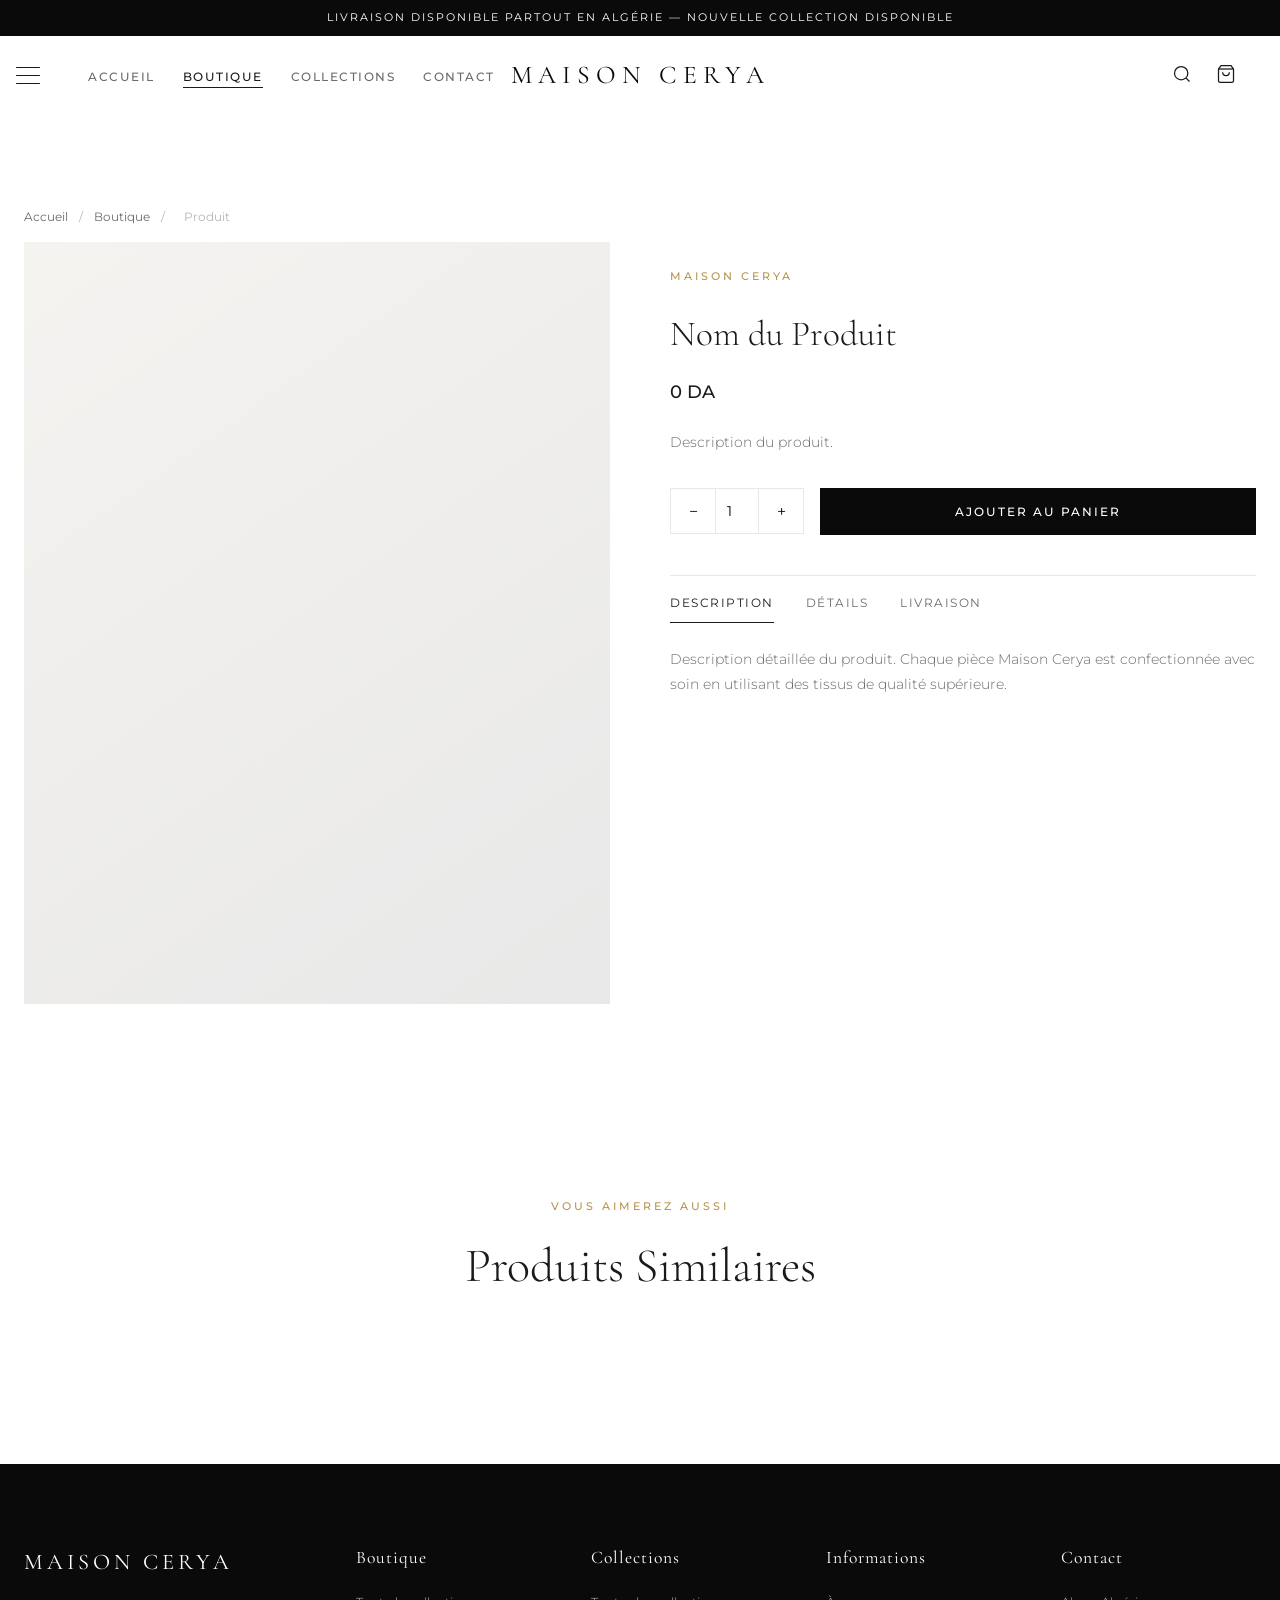
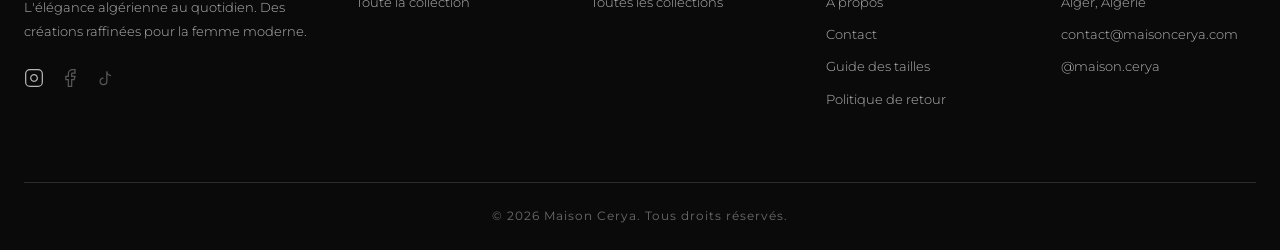
<file: product.html>
<!doctype html>
<html lang="fr">
  <head>
    <meta charset="UTF-8" />
    <meta name="viewport" content="width=device-width, initial-scale=1.0" />
    <title>Produit — Maison Cerya</title>
    <meta
      name="description"
      content="Découvrez cette pièce Maison Cerya — Vêtements pour femmes, élégance algérienne."
    />
    <meta name="theme-color" content="#0a0a0a" />
    <meta property="og:site_name" content="Maison Cerya" />
    <meta property="og:type" content="website" />
    <meta property="og:title" content="Produit — Maison Cerya" />
    <meta property="og:description" content="Découvrez cette pièce Maison Cerya — Vêtements pour femmes, élégance algérienne." />
    <meta property="og:locale" content="fr_FR" />
    <link rel="icon" href="data:image/svg+xml,%3Csvg%20xmlns%3D%27http%3A%2F%2Fwww.w3.org%2F2000%2Fsvg%27%20viewBox%3D%270%200%2064%2064%27%3E%3Crect%20width%3D%2764%27%20height%3D%2764%27%20fill%3D%27%230a0a0a%27%2F%3E%3Ctext%20x%3D%2732%27%20y%3D%2745%27%20font-family%3D%27Georgia%2Cserif%27%20font-size%3D%2738%27%20fill%3D%27%23c9a96e%27%20text-anchor%3D%27middle%27%3EC%3C%2Ftext%3E%3C%2Fsvg%3E" />
    <link rel="preconnect" href="https://fonts.googleapis.com" />
    <link rel="preconnect" href="https://fonts.gstatic.com" crossorigin />
    <link
      href="https://fonts.googleapis.com/css2?family=Cormorant+Garamond:ital,wght@0,300;0,400;0,500;0,600;1,300;1,400&family=Montserrat:wght@300;400;500;600&display=swap"
      rel="stylesheet"
    />
    <link rel="stylesheet" href="css/style.css" />
  </head>
  <body>
    <!-- Announcement Bar -->
    <div class="announcement-bar">
      <p>
        Livraison disponible partout en Algérie — Nouvelle collection disponible
      </p>
    </div>

    <!-- Navigation -->
    <nav class="navbar" id="navbar">
      <div class="nav-container">
        <button
          class="menu-toggle"
          id="menuToggle"
          aria-label="Menu"
          aria-expanded="false"
        >
          <span></span>
          <span></span>
          <span></span>
        </button>

        <a href="index.html" class="logo">
          <span class="logo-text">MAISON CERYA</span>
        </a>

        <ul class="nav-links" id="navLinks">
          <li><a href="index.html">Accueil</a></li>
          <li><a href="shop.html" class="active">Boutique</a></li>
          <li><a href="collections.html">Collections</a></li>
          <li><a href="contact.html">Contact</a></li>
        </ul>

        <div class="nav-icons">
          <button
            class="icon-btn search-btn"
            id="searchBtn"
            aria-label="Rechercher"
          >
            <svg
              width="20"
              height="20"
              viewBox="0 0 24 24"
              fill="none"
              stroke="currentColor"
              stroke-width="1.5"
            >
              <circle cx="11" cy="11" r="8" />
              <path d="m21 21-4.35-4.35" />
            </svg>
          </button>
          <button class="icon-btn cart-btn" id="cartBtn" aria-label="Panier">
            <svg
              width="20"
              height="20"
              viewBox="0 0 24 24"
              fill="none"
              stroke="currentColor"
              stroke-width="1.5"
            >
              <path d="M6 2L3 6v14a2 2 0 002 2h14a2 2 0 002-2V6l-3-4z" />
              <line x1="3" y1="6" x2="21" y2="6" />
              <path d="M16 10a4 4 0 01-8 0" />
            </svg>
            <span class="cart-count" id="cartCount">0</span>
          </button>
        </div>
      </div>
    </nav>

    <!-- Sidebar Navigation -->
    <div class="sidebar-overlay" id="sidebarOverlay"></div>
    <nav class="sidebar-nav" id="sidebarNav" aria-label="Menu principal">
      <div class="sidebar-content">
        <div class="sidebar-col sidebar-main-links">
          <ul>
            <li><a href="index.html">Accueil</a></li>
            <li><a href="shop.html">Boutique</a></li>
            <li><a href="collections.html">Collections</a></li>
            <li><a href="about.html">À propos</a></li>
            <li><a href="contact.html">Contact</a></li>
          </ul>
        </div>
        <div class="sidebar-col sidebar-shop-categories">
          <h4>Catégories</h4>
          <ul id="sidebarCategories"></ul>
        </div>
      </div>
    </nav>

    <!-- Search Overlay -->
    <div
      class="search-overlay"
      id="searchOverlay"
      role="dialog"
      aria-modal="true"
      aria-label="Recherche"
    >
      <div class="search-container">
        <input
          type="text"
          placeholder="Rechercher..."
          id="searchInput"
          autocomplete="off"
          aria-label="Rechercher un produit"
        />
        <button class="search-close" id="searchClose" aria-label="Fermer">
          <svg
            width="24"
            height="24"
            viewBox="0 0 24 24"
            fill="none"
            stroke="currentColor"
            stroke-width="1.5"
          >
            <line x1="18" y1="6" x2="6" y2="18" />
            <line x1="6" y1="6" x2="18" y2="18" />
          </svg>
        </button>
      </div>
    </div>

    <!-- Cart Sidebar -->
    <div class="cart-overlay" id="cartOverlay"></div>
    <div
      class="cart-sidebar"
      id="cartSidebar"
      role="dialog"
      aria-modal="true"
      aria-label="Panier"
    >
      <div class="cart-header">
        <h3>Votre Panier</h3>
        <button class="cart-close" id="cartClose" aria-label="Fermer">
          <svg
            width="24"
            height="24"
            viewBox="0 0 24 24"
            fill="none"
            stroke="currentColor"
            stroke-width="1.5"
          >
            <line x1="18" y1="6" x2="6" y2="18" />
            <line x1="6" y1="6" x2="18" y2="18" />
          </svg>
        </button>
      </div>
      <div class="cart-items" id="cartItems">
        <div class="cart-empty">
          <p>Votre panier est vide</p>
          <a href="shop.html" class="btn btn-primary">Explorer la boutique</a>
        </div>
      </div>
      <div class="cart-footer" id="cartFooter" hidden>
        <div class="cart-total">
          <span>Total</span>
          <span id="cartTotal">0 DA</span>
        </div>
        <button class="btn btn-primary btn-full" id="checkoutBtn">
          Passer la commande
        </button>
      </div>
    </div>

    <!-- Breadcrumb -->
    <div class="product-detail">
      <div class="container">
        <div class="breadcrumb">
          <a href="index.html">Accueil</a>
          <span>/</span>
          <a href="shop.html">Boutique</a>
          <span>/</span>
          <span id="breadcrumbProduct">Produit</span>
        </div>

        <!-- Product Detail Grid -->
        <div class="product-detail-grid">
          <!-- Gallery -->
          <div class="product-gallery">
            <div class="gallery-main">
              <div class="product-placeholder" id="mainImage"></div>
            </div>
            <div class="gallery-thumbs">
              <!-- Thumbnails injected from product images -->
            </div>
          </div>

          <!-- Product Info -->
          <div class="product-detail-info">
            <span class="section-tag">Maison Cerya</span>
            <h1 class="product-detail-title" id="productTitle">
              Nom du Produit
            </h1>
            <p class="product-detail-price" id="productPrice">0 DA</p>
            <p class="product-detail-desc" id="productDesc">
              Description du produit.
            </p>

            <!-- Options -->
            <div class="product-options" id="productOptions">
              <!-- Options loaded dynamically from Shopify -->
            </div>

            <!-- Quantity + Add to Cart -->
            <div class="quantity-selector">
              <div class="qty-controls">
                <button id="qtyMinus" aria-label="Diminuer la quantité">−</button>
                <input
                  type="number"
                  value="1"
                  min="1"
                  id="qtyInput"
                  aria-label="Quantité"
                  readonly
                />
                <button id="qtyPlus" aria-label="Augmenter la quantité">+</button>
              </div>
              <button
                class="btn btn-primary add-to-cart-btn"
                id="addToCartDetail"
              >
                Ajouter au panier
              </button>
            </div>

            <!-- Product Tabs -->
            <div class="product-tabs">
              <div class="tab-headers">
                <button class="tab-header active" data-tab="tabDescription">
                  Description
                </button>
                <button class="tab-header" data-tab="tabDetails">
                  Détails
                </button>
                <button class="tab-header" data-tab="tabLivraison">
                  Livraison
                </button>
              </div>
              <div class="tab-content active" id="tabDescription">
                <p id="tabDescText">
                  Description détaillée du produit. Chaque pièce Maison Cerya
                  est confectionnée avec soin en utilisant des tissus de qualité
                  supérieure.
                </p>
              </div>
              <div class="tab-content" id="tabDetails">
                <p>
                  <strong>Composition :</strong> Tissu premium<br />
                  <strong>Entretien :</strong> Lavage à la main recommandé<br />
                  <strong>Fabriqué en :</strong> Algérie<br />
                  <strong>Référence :</strong> MC-2026
                </p>
              </div>
              <div class="tab-content" id="tabLivraison">
                <p>
                  <strong>Livraison à domicile :</strong> Disponible partout en
                  Algérie<br />
                  <strong>Délai de livraison :</strong> 3-7 jours ouvrables<br />
                  <strong>Retours :</strong> Échange possible sous 7 jours<br />
                  <strong>Contact :</strong>
                  <a
                    href="https://www.instagram.com/maison.cerya/"
                    target="_blank"
                    rel="noopener noreferrer"
                    >@maison.cerya</a
                  >
                  sur Instagram
                </p>
              </div>
            </div>
          </div>
        </div>
      </div>
    </div>

    <!-- Related Products -->
    <section class="section">
      <div class="container">
        <div class="section-header">
          <span class="section-tag">Vous aimerez aussi</span>
          <h2 class="section-title">Produits Similaires</h2>
        </div>
        <div class="products-grid" id="featuredProducts">
          <!-- Related products loaded via JS -->
        </div>
      </div>
    </section>

    <!-- Footer -->
    <footer class="footer">
      <div class="container">
        <div class="footer-grid">
          <div class="footer-col footer-brand">
            <h3 class="footer-logo">MAISON CERYA</h3>
            <p>
              L'élégance algérienne au quotidien. Des créations raffinées pour
              la femme moderne.
            </p>
            <div class="social-links">
              <a
                href="https://www.instagram.com/maison.cerya/"
                target="_blank"
                rel="noopener noreferrer"
                aria-label="Instagram"
              >
                <svg
                  width="20"
                  height="20"
                  viewBox="0 0 24 24"
                  fill="none"
                  stroke="currentColor"
                  stroke-width="1.5"
                >
                  <rect x="2" y="2" width="20" height="20" rx="5" ry="5" />
                  <path d="M16 11.37A4 4 0 1112.63 8 4 4 0 0116 11.37z" />
                  <line x1="17.5" y1="6.5" x2="17.51" y2="6.5" />
                </svg>
              </a>
              <span class="social-link-disabled" aria-hidden="true">
                <svg
                  width="20"
                  height="20"
                  viewBox="0 0 24 24"
                  fill="none"
                  stroke="currentColor"
                  stroke-width="1.5"
                >
                  <path
                    d="M18 2h-3a5 5 0 00-5 5v3H7v4h3v8h4v-8h3l1-4h-4V7a1 1 0 011-1h3z"
                  />
                </svg>
              </span>
              <span class="social-link-disabled" aria-hidden="true">
                <svg
                  width="20"
                  height="20"
                  viewBox="0 0 24 24"
                  fill="none"
                  stroke="currentColor"
                  stroke-width="1.5"
                >
                  <path d="M9 12a4 4 0 104 4V4a5 5 0 005 5" />
                </svg>
              </span>
            </div>
          </div>
          <div class="footer-col">
            <h4>Boutique</h4>
            <ul class="footer-categories">
              <li><a href="shop.html">Toute la collection</a></li>
            </ul>
          </div>
          <div class="footer-col">
            <h4>Collections</h4>
            <ul class="footer-collections">
              <li><a href="collections.html">Toutes les collections</a></li>
            </ul>
          </div>
          <div class="footer-col">
            <h4>Informations</h4>
            <ul>
              <li><a href="about.html">À propos</a></li>
              <li><a href="contact.html">Contact</a></li>
              <li><a href="guide-tailles.html">Guide des tailles</a></li>
              <li><a href="retours.html">Politique de retour</a></li>
            </ul>
          </div>
          <div class="footer-col">
            <h4>Contact</h4>
            <ul>
              <li>Alger, Algérie</li>
              <li>
                <a href="mailto:contact@maisoncerya.com"
                  >contact@maisoncerya.com</a
                >
              </li>
              <li>
                <a
                  href="https://www.instagram.com/maison.cerya/"
                  target="_blank"
                  rel="noopener noreferrer"
                  >@maison.cerya</a
                >
              </li>
            </ul>
          </div>
        </div>
        <div class="footer-bottom">
          <p>&copy; 2026 Maison Cerya. Tous droits réservés.</p>
        </div>
      </div>
    </footer>

    <script src="https://sdks.shopifycdn.com/buy-button/latest/buy-button-storefront.min.js"></script>
    <script src="js/app.js"></script>
    <script>
      document.addEventListener("DOMContentLoaded", function () {
        if (typeof initProductDetail === "function") initProductDetail();
      });
    </script>
  </body>
</html>
</file>
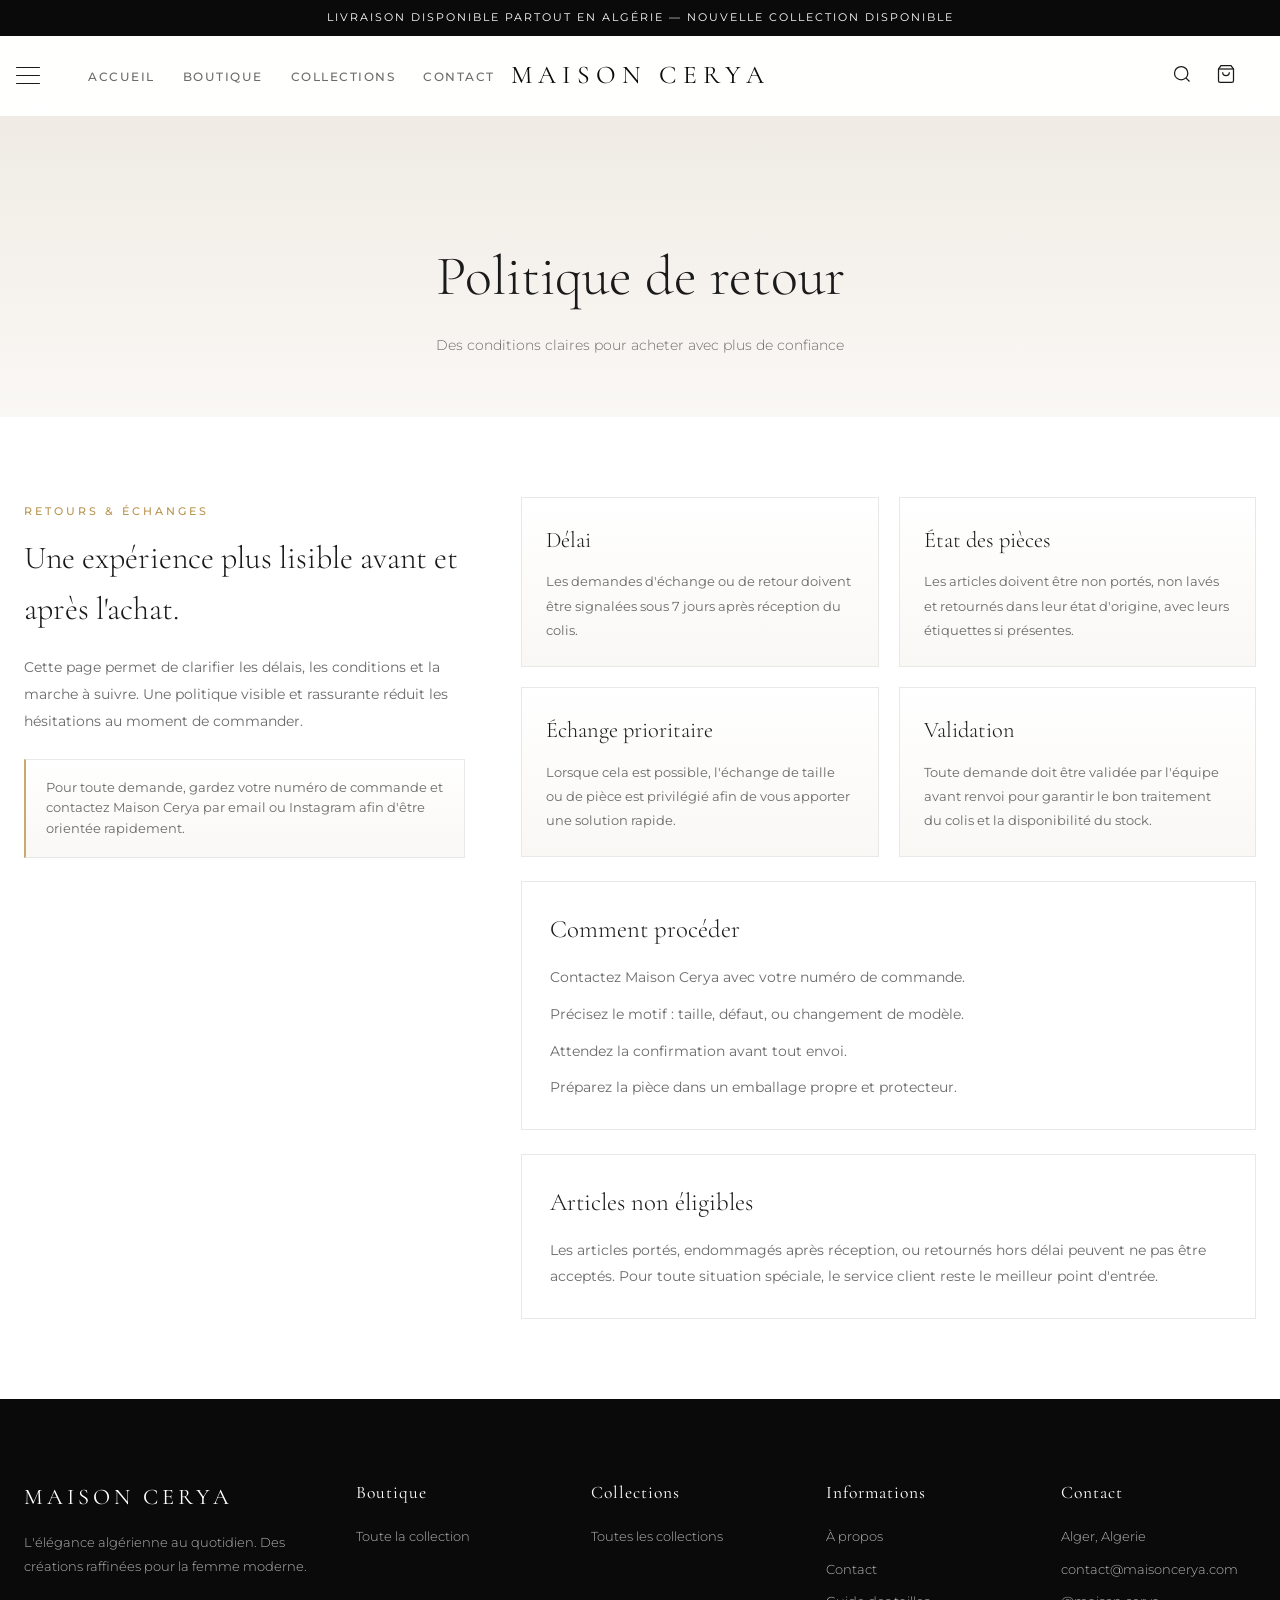
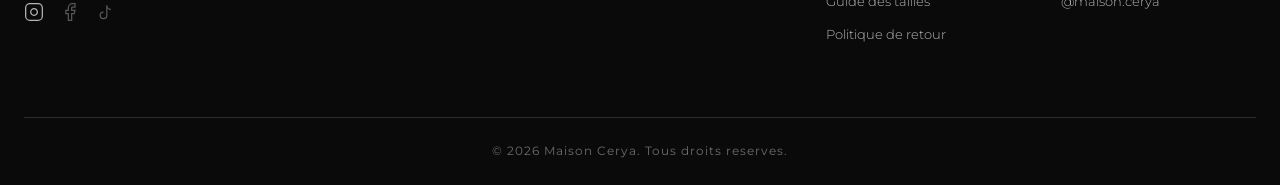
<file: retours.html>
<!doctype html>
<html lang="fr">
  <head>
    <meta charset="UTF-8" />
    <meta name="viewport" content="width=device-width, initial-scale=1.0" />
    <title>Politique de retour — Maison Cerya</title>
    <meta
      name="description"
      content="Consultez la politique de retour Maison Cerya pour comprendre les délais, conditions et modalités d'échange."
    />
    <meta name="theme-color" content="#0a0a0a" />
    <meta property="og:site_name" content="Maison Cerya" />
    <meta property="og:type" content="website" />
    <meta property="og:title" content="Politique de retour — Maison Cerya" />
    <meta property="og:description" content="Consultez la politique de retour Maison Cerya pour comprendre les délais, conditions et modalités d'échange." />
    <meta property="og:locale" content="fr_FR" />
    <link rel="icon" href="data:image/svg+xml,%3Csvg%20xmlns%3D%27http%3A%2F%2Fwww.w3.org%2F2000%2Fsvg%27%20viewBox%3D%270%200%2064%2064%27%3E%3Crect%20width%3D%2764%27%20height%3D%2764%27%20fill%3D%27%230a0a0a%27%2F%3E%3Ctext%20x%3D%2732%27%20y%3D%2745%27%20font-family%3D%27Georgia%2Cserif%27%20font-size%3D%2738%27%20fill%3D%27%23c9a96e%27%20text-anchor%3D%27middle%27%3EC%3C%2Ftext%3E%3C%2Fsvg%3E" />
    <link rel="preconnect" href="https://fonts.googleapis.com" />
    <link rel="preconnect" href="https://fonts.gstatic.com" crossorigin />
    <link
      href="https://fonts.googleapis.com/css2?family=Cormorant+Garamond:ital,wght@0,300;0,400;0,500;0,600;1,300;1,400&family=Montserrat:wght@300;400;500;600&display=swap"
      rel="stylesheet"
    />
    <link rel="stylesheet" href="css/style.css" />
  </head>
  <body>
    <div class="announcement-bar">
      <p>
        Livraison disponible partout en Algérie — Nouvelle collection disponible
      </p>
    </div>

    <nav class="navbar" id="navbar">
      <div class="nav-container">
        <button
          class="menu-toggle"
          id="menuToggle"
          aria-label="Menu"
          aria-expanded="false"
        >
          <span></span>
          <span></span>
          <span></span>
        </button>

        <a href="index.html" class="logo">
          <span class="logo-text">MAISON CERYA</span>
        </a>

        <ul class="nav-links" id="navLinks">
          <li><a href="index.html">Accueil</a></li>
          <li><a href="shop.html">Boutique</a></li>
          <li><a href="collections.html">Collections</a></li>
          <li><a href="contact.html">Contact</a></li>
        </ul>

        <div class="nav-icons">
          <button
            class="icon-btn search-btn"
            id="searchBtn"
            aria-label="Rechercher"
          >
            <svg
              width="20"
              height="20"
              viewBox="0 0 24 24"
              fill="none"
              stroke="currentColor"
              stroke-width="1.5"
            >
              <circle cx="11" cy="11" r="8" />
              <path d="m21 21-4.35-4.35" />
            </svg>
          </button>
          <button class="icon-btn cart-btn" id="cartBtn" aria-label="Panier">
            <svg
              width="20"
              height="20"
              viewBox="0 0 24 24"
              fill="none"
              stroke="currentColor"
              stroke-width="1.5"
            >
              <path d="M6 2L3 6v14a2 2 0 002 2h14a2 2 0 002-2V6l-3-4z" />
              <line x1="3" y1="6" x2="21" y2="6" />
              <path d="M16 10a4 4 0 01-8 0" />
            </svg>
            <span class="cart-count" id="cartCount">0</span>
          </button>
        </div>
      </div>
    </nav>

    <div class="sidebar-overlay" id="sidebarOverlay"></div>
    <nav class="sidebar-nav" id="sidebarNav" aria-label="Menu principal">
      <div class="sidebar-content">
        <div class="sidebar-col sidebar-main-links">
          <ul>
            <li><a href="index.html">Accueil</a></li>
            <li><a href="shop.html">Boutique</a></li>
            <li><a href="collections.html">Collections</a></li>
            <li><a href="about.html">À propos</a></li>
            <li><a href="contact.html">Contact</a></li>
          </ul>
        </div>
        <div class="sidebar-col sidebar-shop-categories">
          <h4>Catégories</h4>
          <ul id="sidebarCategories"></ul>
        </div>
      </div>
    </nav>

    <div
      class="search-overlay"
      id="searchOverlay"
      role="dialog"
      aria-modal="true"
      aria-label="Recherche"
    >
      <div class="search-container">
        <input
          type="text"
          placeholder="Rechercher..."
          id="searchInput"
          autocomplete="off"
          aria-label="Rechercher un produit"
        />
        <button class="search-close" id="searchClose" aria-label="Fermer">
          <svg
            width="24"
            height="24"
            viewBox="0 0 24 24"
            fill="none"
            stroke="currentColor"
            stroke-width="1.5"
          >
            <line x1="18" y1="6" x2="6" y2="18" />
            <line x1="6" y1="6" x2="18" y2="18" />
          </svg>
        </button>
      </div>
    </div>

    <div class="cart-overlay" id="cartOverlay"></div>
    <div
      class="cart-sidebar"
      id="cartSidebar"
      role="dialog"
      aria-modal="true"
      aria-label="Panier"
    >
      <div class="cart-header">
        <h3>Votre Panier</h3>
        <button class="cart-close" id="cartClose" aria-label="Fermer">
          <svg
            width="24"
            height="24"
            viewBox="0 0 24 24"
            fill="none"
            stroke="currentColor"
            stroke-width="1.5"
          >
            <line x1="18" y1="6" x2="6" y2="18" />
            <line x1="6" y1="6" x2="18" y2="18" />
          </svg>
        </button>
      </div>
      <div class="cart-items" id="cartItems">
        <div class="cart-empty">
          <p>Votre panier est vide</p>
          <a href="shop.html" class="btn btn-primary">Explorer la boutique</a>
        </div>
      </div>
      <div class="cart-footer" id="cartFooter" hidden>
        <div class="cart-total">
          <span>Total</span>
          <span id="cartTotal">0 DA</span>
        </div>
        <button class="btn btn-primary btn-full" id="checkoutBtn">
          Passer la commande
        </button>
      </div>
    </div>

    <section class="page-hero">
      <div class="container">
        <h1>Politique de retour</h1>
        <p>Des conditions claires pour acheter avec plus de confiance</p>
      </div>
    </section>

    <section class="info-page">
      <div class="container info-page-grid">
        <aside class="info-page-intro">
          <span class="section-tag">Retours & échanges</span>
          <h2>Une expérience plus lisible avant et après l'achat.</h2>
          <p>
            Cette page permet de clarifier les délais, les conditions et la
            marche à suivre. Une politique visible et rassurante réduit les
            hésitations au moment de commander.
          </p>
          <div class="info-note">
            Pour toute demande, gardez votre numéro de commande et contactez
            Maison Cerya par email ou Instagram afin d'être orientée rapidement.
          </div>
        </aside>

        <div class="info-page-content">
          <div class="policy-grid">
            <article class="policy-card">
              <h3>Délai</h3>
              <p>
                Les demandes d'échange ou de retour doivent être signalées sous
                7 jours après réception du colis.
              </p>
            </article>
            <article class="policy-card">
              <h3>État des pièces</h3>
              <p>
                Les articles doivent être non portés, non lavés et retournés
                dans leur état d'origine, avec leurs étiquettes si présentes.
              </p>
            </article>
            <article class="policy-card">
              <h3>Échange prioritaire</h3>
              <p>
                Lorsque cela est possible, l'échange de taille ou de pièce est
                privilégié afin de vous apporter une solution rapide.
              </p>
            </article>
            <article class="policy-card">
              <h3>Validation</h3>
              <p>
                Toute demande doit être validée par l'équipe avant renvoi pour
                garantir le bon traitement du colis et la disponibilité du stock.
              </p>
            </article>
          </div>

          <section class="info-section">
            <h3>Comment procéder</h3>
            <ul>
              <li>Contactez Maison Cerya avec votre numéro de commande.</li>
              <li>Précisez le motif : taille, défaut, ou changement de modèle.</li>
              <li>Attendez la confirmation avant tout envoi.</li>
              <li>Préparez la pièce dans un emballage propre et protecteur.</li>
            </ul>
          </section>

          <section class="info-section">
            <h3>Articles non éligibles</h3>
            <p>
              Les articles portés, endommagés après réception, ou retournés hors
              délai peuvent ne pas être acceptés. Pour toute situation spéciale,
              le service client reste le meilleur point d'entrée.
            </p>
          </section>
        </div>
      </div>
    </section>

    <footer class="footer">
      <div class="container">
        <div class="footer-grid">
          <div class="footer-col footer-brand">
            <h3 class="footer-logo">MAISON CERYA</h3>
            <p>
              L'élégance algérienne au quotidien. Des créations raffinées pour
              la femme moderne.
            </p>
            <div class="social-links">
              <a
                href="https://www.instagram.com/maison.cerya/"
                target="_blank"
                rel="noopener noreferrer"
                aria-label="Instagram"
              >
                <svg
                  width="20"
                  height="20"
                  viewBox="0 0 24 24"
                  fill="none"
                  stroke="currentColor"
                  stroke-width="1.5"
                >
                  <rect x="2" y="2" width="20" height="20" rx="5" ry="5" />
                  <path d="M16 11.37A4 4 0 1112.63 8 4 4 0 0116 11.37z" />
                  <line x1="17.5" y1="6.5" x2="17.51" y2="6.5" />
                </svg>
              </a>
              <span class="social-link-disabled" aria-hidden="true">
                <svg
                  width="20"
                  height="20"
                  viewBox="0 0 24 24"
                  fill="none"
                  stroke="currentColor"
                  stroke-width="1.5"
                >
                  <path
                    d="M18 2h-3a5 5 0 00-5 5v3H7v4h3v8h4v-8h3l1-4h-4V7a1 1 0 011-1h3z"
                  />
                </svg>
              </span>
              <span class="social-link-disabled" aria-hidden="true">
                <svg
                  width="20"
                  height="20"
                  viewBox="0 0 24 24"
                  fill="none"
                  stroke="currentColor"
                  stroke-width="1.5"
                >
                  <path d="M9 12a4 4 0 104 4V4a5 5 0 005 5" />
                </svg>
              </span>
            </div>
          </div>
          <div class="footer-col">
            <h4>Boutique</h4>
            <ul class="footer-categories">
              <li><a href="shop.html">Toute la collection</a></li>
            </ul>
          </div>
          <div class="footer-col">
            <h4>Collections</h4>
            <ul class="footer-collections">
              <li><a href="collections.html">Toutes les collections</a></li>
            </ul>
          </div>
          <div class="footer-col">
            <h4>Informations</h4>
            <ul>
              <li><a href="about.html">À propos</a></li>
              <li><a href="contact.html">Contact</a></li>
              <li><a href="guide-tailles.html">Guide des tailles</a></li>
              <li><a href="retours.html">Politique de retour</a></li>
            </ul>
          </div>
          <div class="footer-col">
            <h4>Contact</h4>
            <ul>
              <li>Alger, Algerie</li>
              <li>
                <a href="mailto:contact@maisoncerya.com"
                  >contact@maisoncerya.com</a
                >
              </li>
              <li>
                <a
                  href="https://www.instagram.com/maison.cerya/"
                  target="_blank"
                  rel="noopener noreferrer"
                  >@maison.cerya</a
                >
              </li>
            </ul>
          </div>
        </div>
        <div class="footer-bottom">
          <p>&copy; 2026 Maison Cerya. Tous droits reserves.</p>
        </div>
      </div>
    </footer>

    <script src="https://sdks.shopifycdn.com/buy-button/latest/buy-button-storefront.min.js"></script>
    <script src="js/app.js"></script>
  </body>
</html>
</file>
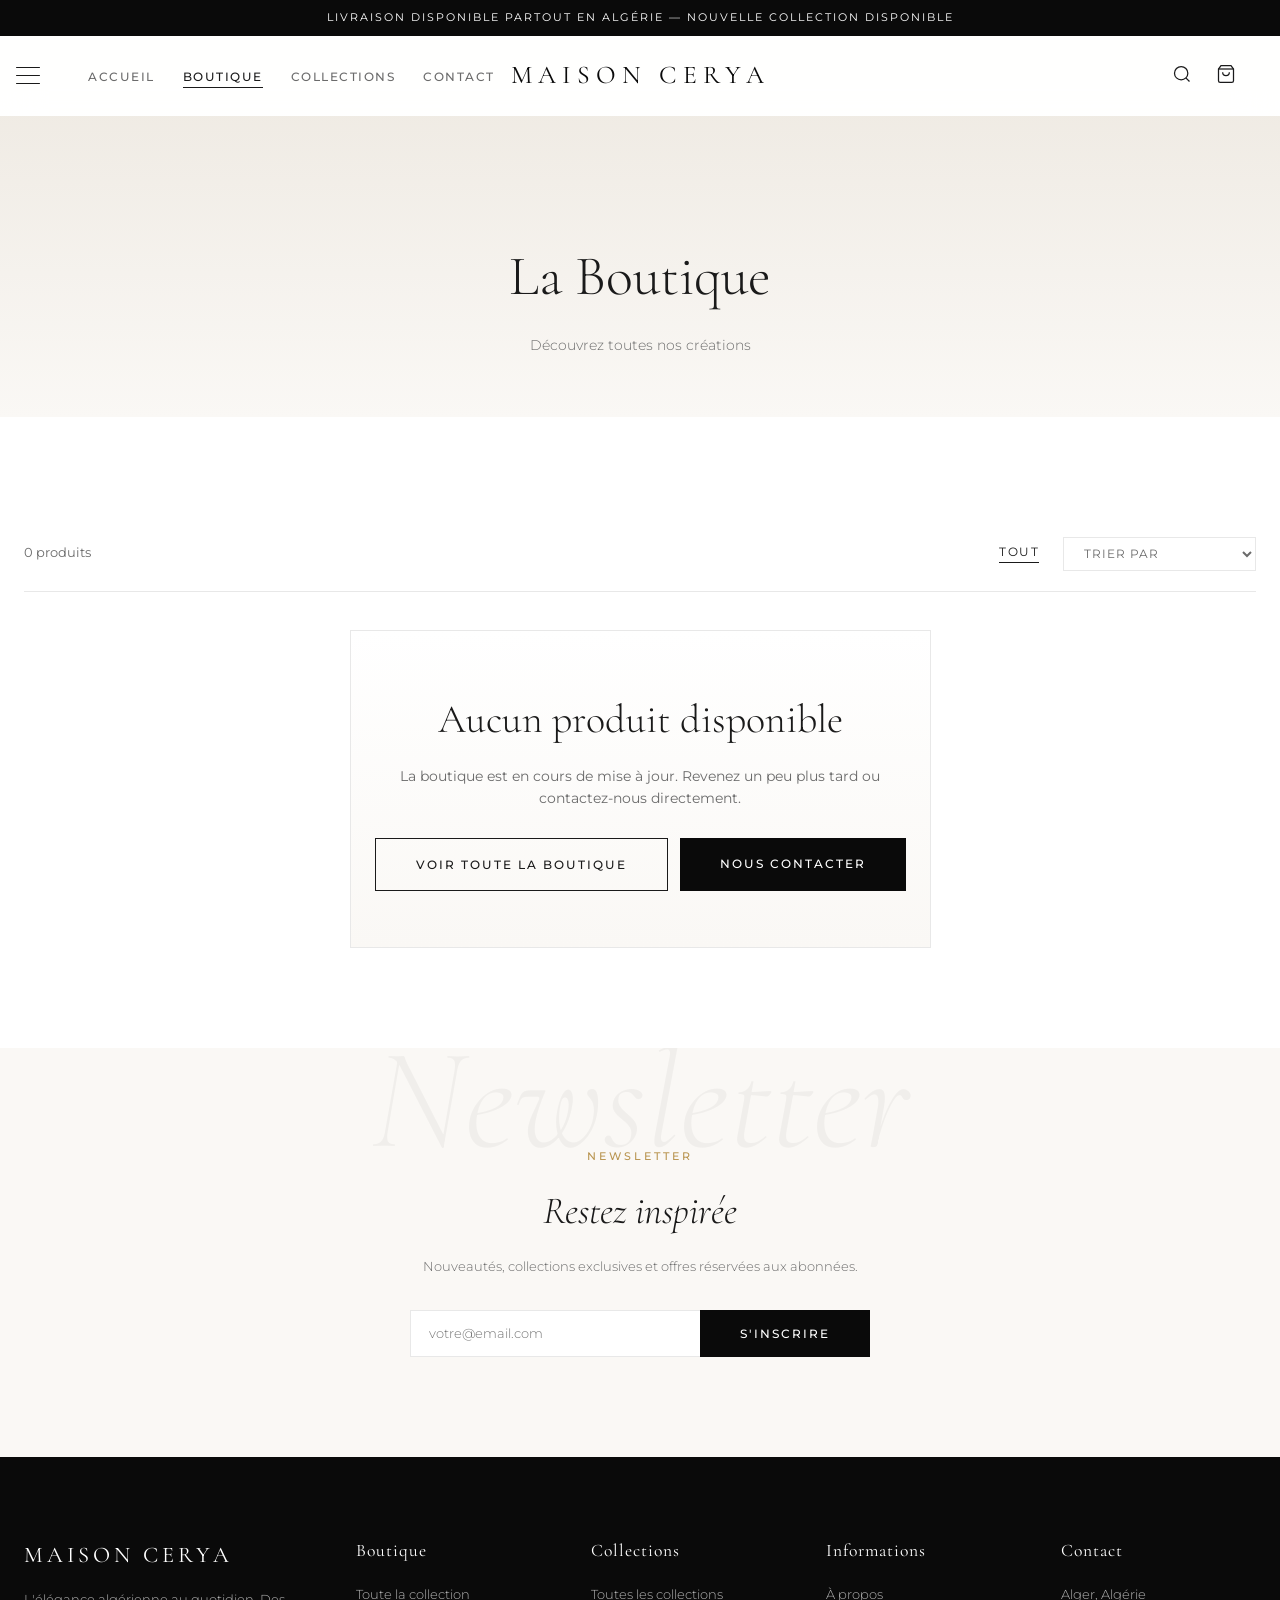
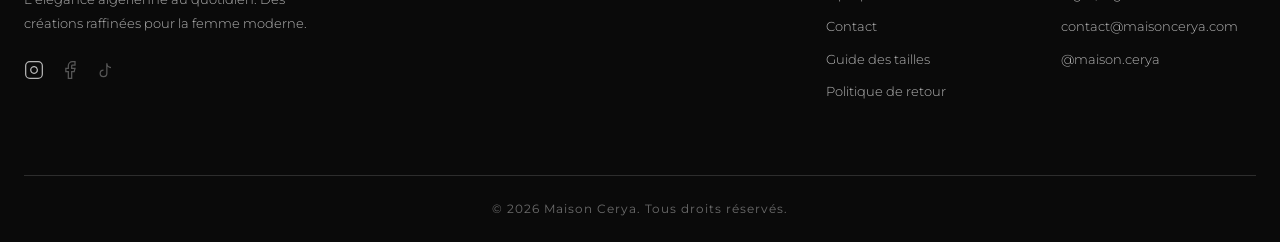
<file: shop.html>
<!doctype html>
<html lang="fr">
  <head>
    <meta charset="UTF-8" />
    <meta name="viewport" content="width=device-width, initial-scale=1.0" />
    <title>Boutique — Maison Cerya</title>
    <meta
      name="description"
      content="Découvrez la collection Maison Cerya — Robes, ensembles et accessoires pour la femme moderne."
    />
    <meta name="theme-color" content="#0a0a0a" />
    <meta property="og:site_name" content="Maison Cerya" />
    <meta property="og:type" content="website" />
    <meta property="og:title" content="Boutique — Maison Cerya" />
    <meta property="og:description" content="Découvrez la collection Maison Cerya — Robes, ensembles et accessoires pour la femme moderne." />
    <meta property="og:locale" content="fr_FR" />
    <link rel="icon" href="data:image/svg+xml,%3Csvg%20xmlns%3D%27http%3A%2F%2Fwww.w3.org%2F2000%2Fsvg%27%20viewBox%3D%270%200%2064%2064%27%3E%3Crect%20width%3D%2764%27%20height%3D%2764%27%20fill%3D%27%230a0a0a%27%2F%3E%3Ctext%20x%3D%2732%27%20y%3D%2745%27%20font-family%3D%27Georgia%2Cserif%27%20font-size%3D%2738%27%20fill%3D%27%23c9a96e%27%20text-anchor%3D%27middle%27%3EC%3C%2Ftext%3E%3C%2Fsvg%3E" />
    <link rel="preconnect" href="https://fonts.googleapis.com" />
    <link rel="preconnect" href="https://fonts.gstatic.com" crossorigin />
    <link
      href="https://fonts.googleapis.com/css2?family=Cormorant+Garamond:ital,wght@0,300;0,400;0,500;0,600;1,300;1,400&family=Montserrat:wght@300;400;500;600&display=swap"
      rel="stylesheet"
    />
    <link rel="stylesheet" href="css/style.css" />
  </head>
  <body>
    <!-- Announcement Bar -->
    <div class="announcement-bar">
      <p>
        Livraison disponible partout en Algérie — Nouvelle collection disponible
      </p>
    </div>

    <!-- Navigation -->
    <nav class="navbar" id="navbar">
      <div class="nav-container">
        <button
          class="menu-toggle"
          id="menuToggle"
          aria-label="Menu"
          aria-expanded="false"
        >
          <span></span>
          <span></span>
          <span></span>
        </button>

        <a href="index.html" class="logo">
          <span class="logo-text">MAISON CERYA</span>
        </a>

        <ul class="nav-links" id="navLinks">
          <li><a href="index.html">Accueil</a></li>
          <li><a href="shop.html" class="active">Boutique</a></li>
          <li><a href="collections.html">Collections</a></li>
          <li><a href="contact.html">Contact</a></li>
        </ul>

        <div class="nav-icons">
          <button
            class="icon-btn search-btn"
            id="searchBtn"
            aria-label="Rechercher"
          >
            <svg
              width="20"
              height="20"
              viewBox="0 0 24 24"
              fill="none"
              stroke="currentColor"
              stroke-width="1.5"
            >
              <circle cx="11" cy="11" r="8" />
              <path d="m21 21-4.35-4.35" />
            </svg>
          </button>
          <button class="icon-btn cart-btn" id="cartBtn" aria-label="Panier">
            <svg
              width="20"
              height="20"
              viewBox="0 0 24 24"
              fill="none"
              stroke="currentColor"
              stroke-width="1.5"
            >
              <path d="M6 2L3 6v14a2 2 0 002 2h14a2 2 0 002-2V6l-3-4z" />
              <line x1="3" y1="6" x2="21" y2="6" />
              <path d="M16 10a4 4 0 01-8 0" />
            </svg>
            <span class="cart-count" id="cartCount">0</span>
          </button>
        </div>
      </div>
    </nav>

    <!-- Sidebar Navigation -->
    <div class="sidebar-overlay" id="sidebarOverlay"></div>
    <nav class="sidebar-nav" id="sidebarNav" aria-label="Menu principal">
      <div class="sidebar-content">
        <div class="sidebar-col sidebar-main-links">
          <ul>
            <li><a href="index.html">Accueil</a></li>
            <li><a href="shop.html">Boutique</a></li>
            <li><a href="collections.html">Collections</a></li>
            <li><a href="about.html">À propos</a></li>
            <li><a href="contact.html">Contact</a></li>
          </ul>
        </div>
        <div class="sidebar-col sidebar-shop-categories">
          <h4>Catégories</h4>
          <ul id="sidebarCategories"></ul>
        </div>
      </div>
    </nav>

    <!-- Search Overlay -->
    <div
      class="search-overlay"
      id="searchOverlay"
      role="dialog"
      aria-modal="true"
      aria-label="Recherche"
    >
      <div class="search-container">
        <input
          type="text"
          placeholder="Rechercher..."
          id="searchInput"
          autocomplete="off"
          aria-label="Rechercher un produit"
        />
        <button class="search-close" id="searchClose" aria-label="Fermer">
          <svg
            width="24"
            height="24"
            viewBox="0 0 24 24"
            fill="none"
            stroke="currentColor"
            stroke-width="1.5"
          >
            <line x1="18" y1="6" x2="6" y2="18" />
            <line x1="6" y1="6" x2="18" y2="18" />
          </svg>
        </button>
      </div>
    </div>

    <!-- Cart Sidebar -->
    <div class="cart-overlay" id="cartOverlay"></div>
    <div
      class="cart-sidebar"
      id="cartSidebar"
      role="dialog"
      aria-modal="true"
      aria-label="Panier"
    >
      <div class="cart-header">
        <h3>Votre Panier</h3>
        <button class="cart-close" id="cartClose" aria-label="Fermer">
          <svg
            width="24"
            height="24"
            viewBox="0 0 24 24"
            fill="none"
            stroke="currentColor"
            stroke-width="1.5"
          >
            <line x1="18" y1="6" x2="6" y2="18" />
            <line x1="6" y1="6" x2="18" y2="18" />
          </svg>
        </button>
      </div>
      <div class="cart-items" id="cartItems">
        <div class="cart-empty">
          <p>Votre panier est vide</p>
          <a href="shop.html" class="btn btn-primary">Explorer la boutique</a>
        </div>
      </div>
      <div class="cart-footer" id="cartFooter" hidden>
        <div class="cart-total">
          <span>Total</span>
          <span id="cartTotal">0 DA</span>
        </div>
        <button class="btn btn-primary btn-full" id="checkoutBtn">
          Passer la commande
        </button>
      </div>
    </div>

    <!-- Page Hero -->
    <section class="page-hero">
      <div class="container">
        <h1>La Boutique</h1>
        <p>Découvrez toutes nos créations</p>
      </div>
    </section>

    <!-- Shop Content -->
    <section class="section">
      <div class="container">
        <!-- Filters & Sort -->
        <div class="shop-controls">
          <span class="shop-count" id="shopCount">Chargement...</span>
          <div class="shop-filters" id="shopFilters">
            <button
              class="filter-btn active"
              data-category="all"
              onclick="filterProducts(null)"
            >
              Tout
            </button>
            <!-- Category filters loaded dynamically from Shopify -->
            <select
              class="sort-select"
              aria-label="Trier les produits"
              onchange="sortProducts(this.value)"
            >
              <option value="">Trier par</option>
              <option value="price-asc">Prix croissant</option>
              <option value="price-desc">Prix décroissant</option>
              <option value="name">Nom A-Z</option>
            </select>
          </div>
        </div>
        <div class="shop-active-state" id="shopActiveState"></div>

        <!-- Products Grid -->
        <div class="products-grid" id="shopProducts">
          <!-- Products loaded via JS -->
        </div>
      </div>
    </section>

    <!-- Newsletter -->
    <section class="newsletter">
      <div class="container">
        <div class="newsletter-content">
          <span class="newsletter-tag">Newsletter</span>
          <h2>Restez inspirée</h2>
          <p>
            Nouveautés, collections exclusives et offres réservées aux abonnées.
          </p>
          <form class="newsletter-form" id="newsletterForm">
            <input
              type="email"
              name="email"
              placeholder="votre@email.com"
              aria-label="Votre adresse email"
              required
            />
            <button type="submit" class="btn btn-primary">S'inscrire</button>
          </form>
        </div>
      </div>
    </section>

    <!-- Footer -->
    <footer class="footer">
      <div class="container">
        <div class="footer-grid">
          <div class="footer-col footer-brand">
            <h3 class="footer-logo">MAISON CERYA</h3>
            <p>
              L'élégance algérienne au quotidien. Des créations raffinées pour
              la femme moderne.
            </p>
            <div class="social-links">
              <a
                href="https://www.instagram.com/maison.cerya/"
                target="_blank"
                rel="noopener noreferrer"
                aria-label="Instagram"
              >
                <svg
                  width="20"
                  height="20"
                  viewBox="0 0 24 24"
                  fill="none"
                  stroke="currentColor"
                  stroke-width="1.5"
                >
                  <rect x="2" y="2" width="20" height="20" rx="5" ry="5" />
                  <path d="M16 11.37A4 4 0 1112.63 8 4 4 0 0116 11.37z" />
                  <line x1="17.5" y1="6.5" x2="17.51" y2="6.5" />
                </svg>
              </a>
              <span class="social-link-disabled" aria-hidden="true">
                <svg
                  width="20"
                  height="20"
                  viewBox="0 0 24 24"
                  fill="none"
                  stroke="currentColor"
                  stroke-width="1.5"
                >
                  <path
                    d="M18 2h-3a5 5 0 00-5 5v3H7v4h3v8h4v-8h3l1-4h-4V7a1 1 0 011-1h3z"
                  />
                </svg>
              </span>
              <span class="social-link-disabled" aria-hidden="true">
                <svg
                  width="20"
                  height="20"
                  viewBox="0 0 24 24"
                  fill="none"
                  stroke="currentColor"
                  stroke-width="1.5"
                >
                  <path d="M9 12a4 4 0 104 4V4a5 5 0 005 5" />
                </svg>
              </span>
            </div>
          </div>
          <div class="footer-col">
            <h4>Boutique</h4>
            <ul class="footer-categories">
              <li><a href="shop.html">Toute la collection</a></li>
            </ul>
          </div>
          <div class="footer-col">
            <h4>Collections</h4>
            <ul class="footer-collections">
              <li><a href="collections.html">Toutes les collections</a></li>
            </ul>
          </div>
          <div class="footer-col">
            <h4>Informations</h4>
            <ul>
              <li><a href="about.html">À propos</a></li>
              <li><a href="contact.html">Contact</a></li>
              <li><a href="guide-tailles.html">Guide des tailles</a></li>
              <li><a href="retours.html">Politique de retour</a></li>
            </ul>
          </div>
          <div class="footer-col">
            <h4>Contact</h4>
            <ul>
              <li>Alger, Algérie</li>
              <li>
                <a href="mailto:contact@maisoncerya.com"
                  >contact@maisoncerya.com</a
                >
              </li>
              <li>
                <a
                  href="https://www.instagram.com/maison.cerya/"
                  target="_blank"
                  rel="noopener noreferrer"
                  >@maison.cerya</a
                >
              </li>
            </ul>
          </div>
        </div>
        <div class="footer-bottom">
          <p>&copy; 2026 Maison Cerya. Tous droits réservés.</p>
        </div>
      </div>
    </footer>

    <script src="https://sdks.shopifycdn.com/buy-button/latest/buy-button-storefront.min.js"></script>
    <script src="js/app.js"></script>
  </body>
</html>
</file>
<file: css/style.css>
/* ============================================
   MAISON CERYA — Global Styles
   Modern, Minimalist, Elegant
   ============================================ */

/* --- CSS Variables --- */
:root {
  --color-black: #0a0a0a;
  --color-dark: #1a1a1a;
  --color-charcoal: #2d2d2d;
  --color-gray: #6b6b6b;
  --color-light-gray: #b5b5b5;
  --color-silver: #e8e8e8;
  --color-off-white: #f5f3f0;
  --color-white: #ffffff;
  --color-cream: #faf8f5;
  --color-warm: #c9a96e;
  --color-warm-dark: #b8944f;
  --color-warm-light: #e8d5b0;

  --font-heading: "Cormorant Garamond", Georgia, serif;
  --font-body: "Montserrat", "Helvetica Neue", sans-serif;

  --header-height: 80px;
  --announcement-height: 36px;
  --transition: 0.3s cubic-bezier(0.25, 0.46, 0.45, 0.94);
  --transition-slow: 0.6s cubic-bezier(0.25, 0.46, 0.45, 0.94);
}

/* --- Reset & Base --- */
*,
*::before,
*::after {
  margin: 0;
  padding: 0;
  box-sizing: border-box;
}

html {
  scroll-behavior: smooth;
  font-size: 16px;
}

body {
  font-family: var(--font-body);
  color: var(--color-dark);
  background-color: var(--color-white);
  line-height: 1.6;
  -webkit-font-smoothing: antialiased;
  -moz-osx-font-smoothing: grayscale;
  overflow-x: hidden;
}

a {
  text-decoration: none;
  color: inherit;
  transition: var(--transition);
}

ul {
  list-style: none;
}

img {
  max-width: 100%;
  height: auto;
  display: block;
}

button {
  border: none;
  background: none;
  cursor: pointer;
  font-family: inherit;
  color: inherit;
}

input,
textarea,
select {
  font-family: inherit;
  font-size: inherit;
  border: none;
  outline: none;
}

.container {
  max-width: 1280px;
  margin: 0 auto;
  padding: 0 24px;
}

.section {
  padding: 100px 0;
}

/* --- Buttons --- */
.btn {
  display: inline-block;
  font-family: var(--font-body);
  font-size: 0.75rem;
  font-weight: 500;
  letter-spacing: 2px;
  text-transform: uppercase;
  padding: 16px 40px;
  transition: var(--transition);
  cursor: pointer;
  border: none;
  text-align: center;
}

.btn-primary {
  background: var(--color-black);
  color: var(--color-white);
}

.btn-primary:hover {
  background: var(--color-charcoal);
}

.btn-outline {
  background: transparent;
  color: var(--color-dark);
  border: 1px solid var(--color-dark);
}

.btn-outline:hover {
  background: var(--color-dark);
  color: var(--color-white);
}

.btn-outline-light {
  background: transparent;
  color: var(--color-white);
  border: 1px solid rgba(255, 255, 255, 0.6);
}

.btn-outline-light:hover {
  background: rgba(255, 255, 255, 0.12);
  color: var(--color-white);
  border-color: var(--color-white);
}

.btn-light {
  background: var(--color-white);
  color: var(--color-dark);
}

.btn-light:hover {
  background: var(--color-off-white);
}

.btn-full {
  width: 100%;
}

/* --- Announcement Bar --- */
.announcement-bar {
  background: var(--color-black);
  color: var(--color-white);
  text-align: center;
  padding: 8px 24px;
  font-size: 0.7rem;
  letter-spacing: 2px;
  text-transform: uppercase;
  height: var(--announcement-height);
  display: flex;
  align-items: center;
  justify-content: center;
  position: relative;
  z-index: 2000;
}

/* --- Navbar --- */
.navbar {
  position: fixed;
  top: var(--announcement-height);
  left: 0;
  right: 0;
  height: var(--header-height);
  background: rgba(255, 255, 255, 0.97);
  -webkit-backdrop-filter: blur(20px);
  backdrop-filter: blur(20px);
  z-index: 1000;
  transition: var(--transition);
  border-bottom: 1px solid transparent;
}

.navbar.scrolled {
  top: 0;
  border-bottom: 1px solid var(--color-silver);
  box-shadow: 0 1px 20px rgba(0, 0, 0, 0.04);
}

.nav-container {
  max-width: 1400px;
  margin: 0 auto;
  padding: 0 40px;
  height: 100%;
  display: flex;
  align-items: center;
  justify-content: space-between;
}

.logo {
  position: absolute;
  left: 50%;
  transform: translateX(-50%);
}

.logo-text {
  font-family: var(--font-heading);
  font-size: 1.6rem;
  font-weight: 400;
  letter-spacing: 6px;
  color: var(--color-black);
}

.nav-links {
  display: none;
}

.nav-links a {
  font-size: 0.72rem;
  font-weight: 500;
  letter-spacing: 1.5px;
  text-transform: uppercase;
  color: var(--color-gray);
  position: relative;
}

.nav-links a::after {
  content: "";
  position: absolute;
  bottom: -4px;
  left: 0;
  width: 0;
  height: 1px;
  background: var(--color-dark);
  transition: var(--transition);
}

.nav-links a:hover,
.nav-links a.active {
  color: var(--color-dark);
}

.nav-links a:hover::after,
.nav-links a.active::after {
  width: 100%;
}

.nav-icons {
  display: flex;
  gap: 16px;
  align-items: center;
  margin-left: auto;
}

.icon-btn {
  position: relative;
  padding: 4px;
  color: var(--color-dark);
}

.icon-btn:hover {
  color: var(--color-warm);
}

.cart-count {
  position: absolute;
  top: -4px;
  right: -8px;
  background: var(--color-black);
  color: var(--color-white);
  font-size: 0.6rem;
  width: 18px;
  height: 18px;
  border-radius: 50%;
  display: flex;
  align-items: center;
  justify-content: center;
  font-weight: 600;
  opacity: 0;
  transition: var(--transition);
}

.cart-count.visible {
  opacity: 1;
}

/* --- Menu Toggle --- */
.menu-toggle {
  position: absolute;
  left: 0;
  top: 0;
  bottom: 0;
  width: 56px;
  cursor: pointer;
  background: none;
  padding: 0;
  z-index: 10;
}

.menu-toggle span {
  position: absolute;
  left: 16px;
  top: calc(50% - 0.75px);
  width: 24px;
  height: 1.5px;
  border-radius: 999px;
  background: var(--color-dark);
  transform-origin: center;
  transition:
    transform 0.38s cubic-bezier(0.22, 1, 0.36, 1),
    opacity 0.24s ease,
    background-color 0.24s ease;
}

.menu-toggle span:nth-child(1) {
  transform: translateY(-8px);
}

.menu-toggle span:nth-child(2) {
  transform: translateY(0);
}

.menu-toggle span:nth-child(3) {
  transform: translateY(8px);
}

.menu-toggle.active span:nth-child(1) {
  transform: translateY(0) rotate(45deg);
}

.menu-toggle.active span:nth-child(2) {
  opacity: 0;
  transform: translateY(0) scaleX(0.6);
}

.menu-toggle.active span:nth-child(3) {
  transform: translateY(0) rotate(-45deg);
}

/* --- Sidebar Navigation --- */
.sidebar-overlay {
  position: fixed;
  top: 0;
  left: 0;
  width: 100%;
  height: 100%;
  background: rgba(0, 0, 0, 0.1);
  z-index: 1500;
  opacity: 0;
  visibility: hidden;
  transition:
    opacity 0.4s ease,
    visibility 0.4s ease,
    background-color 0.4s ease,
    backdrop-filter 0.4s ease,
    -webkit-backdrop-filter 0.4s ease;
}

.sidebar-overlay.active {
  opacity: 1;
  visibility: visible;
}

.sidebar-nav {
  position: fixed;
  top: 0;
  left: 0;
  width: 100%;
  max-width: 780px;
  height: 100%;
  background: var(--color-white);
  z-index: 1501;
  transform: translateX(-100%);
  transition: transform 0.5s cubic-bezier(0.16, 1, 0.3, 1);
  overflow-y: auto;
}

.sidebar-nav.active {
  transform: translateX(0);
}

.sidebar-content {
  display: flex;
  gap: 80px;
  padding: calc(var(--header-height) + 40px) 48px 60px;
  min-height: 100%;
}

.sidebar-main-links {
  min-width: 200px;
}

.sidebar-main-links ul li {
  margin-bottom: 0;
}

.sidebar-main-links a {
  font-family: var(--font-body);
  font-size: 1.5rem;
  font-weight: 400;
  letter-spacing: 1px;
  color: var(--color-dark);
  display: block;
  padding: 12px 0;
  text-transform: uppercase;
  transition: color 0.3s ease;
}

.sidebar-main-links a:hover {
  color: var(--color-warm);
}

.sidebar-shop-categories {
  padding-top: 4px;
}

.sidebar-shop-categories h4 {
  font-size: 0.7rem;
  letter-spacing: 2.5px;
  text-transform: uppercase;
  color: var(--color-light-gray);
  margin-bottom: 28px;
  font-weight: 500;
}

.sidebar-shop-categories ul li {
  margin-bottom: 0;
}

.sidebar-shop-categories a {
  font-size: 0.82rem;
  font-weight: 400;
  letter-spacing: 1px;
  text-transform: uppercase;
  color: var(--color-gray);
  display: block;
  padding: 9px 0;
  transition: color 0.3s ease;
}

.sidebar-shop-categories a:hover {
  color: var(--color-dark);
}

/* --- Landing Page --- */
.navbar--landing {
  background: transparent;
  -webkit-backdrop-filter: none;
  backdrop-filter: none;
  border-bottom: none;
  top: 0;
}

.navbar--landing .logo-text,
.navbar--landing .icon-btn {
  color: var(--color-white);
}

.navbar--landing .menu-toggle span {
  background: var(--color-white);
}

.navbar--landing .cart-count {
  background: var(--color-white);
  color: var(--color-dark);
}

.navbar--landing + .sidebar-overlay {
  background: rgba(255, 255, 255, 0);
  -webkit-backdrop-filter: blur(0);
  backdrop-filter: blur(0);
}

.navbar--landing.scrolled {
  background: rgba(255, 255, 255, 0.97);
  -webkit-backdrop-filter: blur(20px);
  backdrop-filter: blur(20px);
  border-bottom: 1px solid var(--color-silver);
}

.navbar--landing.scrolled .logo-text,
.navbar--landing.scrolled .icon-btn {
  color: var(--color-dark);
}

.navbar--landing.scrolled .menu-toggle span {
  background: var(--color-dark);
}

.navbar--landing.scrolled .cart-count {
  background: var(--color-black);
  color: var(--color-white);
}

/* Sidebar open — raise navbar above sidebar so toggle stays clickable */
body.sidebar-open .navbar {
  z-index: 1502;
}

body.sidebar-open .menu-toggle span {
  background: var(--color-dark);
}

/* Hide logo, links and icons when sidebar is open — only toggle visible */
body.sidebar-open .logo,
body.sidebar-open .nav-links,
body.sidebar-open .nav-icons {
  opacity: 0;
  pointer-events: none;
  transition: opacity 0.2s ease;
}

/* Landing page: switch to dark colors when sidebar is open */
body.sidebar-open .navbar--landing .logo-text,
body.sidebar-open .navbar--landing .icon-btn {
  color: var(--color-dark);
}

body.sidebar-open .navbar--landing .menu-toggle span {
  background: var(--color-dark);
}

body.sidebar-open .navbar--landing .cart-count {
  background: var(--color-black);
  color: var(--color-white);
}

body.sidebar-open .navbar--landing + .sidebar-overlay.active {
  background: rgba(247, 243, 238, 0.82);
  -webkit-backdrop-filter: blur(6px);
  backdrop-filter: blur(6px);
}

/* Landing navbar stays transparent when sidebar opens — no white bar */

.landing-hero {
  position: relative;
  height: 100vh;
  min-height: 600px;
  display: flex;
  align-items: center;
  justify-content: center;
  text-align: center;
  overflow: hidden;
  background: var(--color-dark);
}

.landing-hero-media {
  position: absolute;
  top: 0;
  left: 0;
  width: 100%;
  height: 100%;
  z-index: 0;
}

.landing-hero-media video,
.landing-hero-media img {
  width: 100%;
  height: 100%;
  object-fit: cover;
}

.landing-hero-placeholder {
  width: 100%;
  height: 100%;
  background: linear-gradient(
    160deg,
    #1a1612 0%,
    #241e18 30%,
    #2d2520 60%,
    #1e1915 100%
  );
}

.landing-hero-overlay {
  position: absolute;
  top: 0;
  left: 0;
  width: 100%;
  height: 100%;
  background: linear-gradient(
    180deg,
    rgba(0, 0, 0, 0.15) 0%,
    rgba(0, 0, 0, 0.15) 70%,
    rgba(0, 0, 0, 0.5) 100%
  );
  z-index: 1;
}

.landing-hero-content {
  position: relative;
  z-index: 2;
  color: var(--color-white);
  max-width: 760px;
  padding: 0 24px;
}

.landing-kicker {
  display: inline-block;
  font-size: 0.72rem;
  font-weight: 500;
  letter-spacing: 4px;
  text-transform: uppercase;
  color: rgba(255, 255, 255, 0.72);
  margin-bottom: 22px;
}

.landing-hero-content h1 {
  font-family: var(--font-heading);
  font-size: clamp(2.2rem, 5vw, 4.5rem);
  font-weight: 300;
  letter-spacing: clamp(6px, 2vw, 14px);
  color: var(--color-white);
  margin-bottom: 48px;
}

.landing-hero-copy {
  max-width: 620px;
  margin: 0 auto 32px;
  font-size: 0.92rem;
  font-weight: 300;
  line-height: 1.9;
  color: rgba(255, 255, 255, 0.82);
}

.landing-hero-actions {
  display: flex;
  align-items: center;
  justify-content: center;
  gap: 16px;
}

.landing-intro {
  background: linear-gradient(180deg, var(--color-white) 0%, var(--color-cream) 100%);
}

.landing-intro-grid {
  display: grid;
  grid-template-columns: 1.1fr 0.9fr;
  gap: 56px;
  align-items: start;
  margin-bottom: 40px;
}

.landing-intro-body p {
  font-size: 0.92rem;
  line-height: 1.9;
  color: var(--color-gray);
  margin-bottom: 28px;
}

.landing-intro-actions {
  display: flex;
  flex-wrap: wrap;
  gap: 14px;
}

.landing-value-grid {
  display: grid;
  grid-template-columns: repeat(3, 1fr);
  gap: 24px;
}

.landing-value-card {
  background: var(--color-cream);
  padding: 28px;
  min-height: 180px;
}

.landing-value-title {
  display: inline-block;
  font-size: 0.74rem;
  font-weight: 600;
  letter-spacing: 2px;
  text-transform: uppercase;
  color: var(--color-dark);
  margin-bottom: 14px;
}

.landing-value-card p {
  font-size: 0.84rem;
  line-height: 1.8;
  color: var(--color-gray);
}

.landing-featured {
  background: var(--color-white);
}

.landing-featured .products-grid {
  align-items: end;
}

.landing-featured .products-grid > .product-card:nth-child(even) {
  margin-top: 40px;
}

.landing-hero .hero-scroll span {
  color: rgba(255, 255, 255, 0.3);
}

.landing-hero .scroll-line {
  background: rgba(255, 255, 255, 0.12);
}

.landing-hero .scroll-line::after {
  background: linear-gradient(
    180deg,
    rgba(255, 255, 255, 0) 0%,
    rgba(255, 255, 255, 0.7) 100%
  );
}

/* --- Search Overlay --- */
.search-overlay {
  position: fixed;
  top: 0;
  left: 0;
  width: 100%;
  height: 100vh;
  background: rgba(255, 255, 255, 0.98);
  z-index: 2000;
  display: flex;
  align-items: center;
  justify-content: center;
  opacity: 0;
  visibility: hidden;
  transition: var(--transition);
}

.search-overlay.active {
  opacity: 1;
  visibility: visible;
}

.search-container {
  display: flex;
  align-items: center;
  gap: 20px;
  width: 100%;
  max-width: 600px;
  padding: 0 24px;
}

.search-container input {
  flex: 1;
  /* Without min-width the input's intrinsic size pushes the close
     button off-screen on narrow viewports */
  min-width: 0;
  font-family: var(--font-heading);
  font-size: 2rem;
  border-bottom: 1px solid var(--color-silver);
  padding: 12px 0;
  background: transparent;
}

/* Focus cue on the underline itself — an outline ring fights the
   minimal full-screen design */
.search-container input:focus-visible {
  outline: none;
  border-bottom-color: var(--color-dark);
}

.search-close {
  flex-shrink: 0;
  padding: 8px;
  color: var(--color-gray);
}

.search-close:hover {
  color: var(--color-dark);
}

/* --- Cart Sidebar --- */
.cart-overlay {
  position: fixed;
  top: 0;
  left: 0;
  width: 100%;
  height: 100vh;
  background: rgba(0, 0, 0, 0.4);
  z-index: 2000;
  opacity: 0;
  visibility: hidden;
  transition: var(--transition);
}

.cart-overlay.active {
  opacity: 1;
  visibility: visible;
}

.cart-sidebar {
  position: fixed;
  top: 0;
  right: 0;
  width: 420px;
  max-width: 100%;
  height: 100vh;
  background: var(--color-white);
  z-index: 2001;
  display: flex;
  flex-direction: column;
  transform: translateX(100%);
  transition: var(--transition);
}

.cart-sidebar.active {
  transform: translateX(0);
}

.cart-header {
  display: flex;
  align-items: center;
  justify-content: space-between;
  padding: 24px 28px;
  border-bottom: 1px solid var(--color-silver);
}

.cart-header h3 {
  font-family: var(--font-heading);
  font-size: 1.4rem;
  font-weight: 400;
}

.cart-close {
  color: var(--color-gray);
}

.cart-close:hover {
  color: var(--color-dark);
}

.cart-items {
  flex: 1;
  overflow-y: auto;
  padding: 24px 28px;
}

.cart-empty {
  text-align: center;
  padding: 60px 0;
}

.cart-empty p {
  font-size: 0.85rem;
  color: var(--color-gray);
  margin-bottom: 24px;
}

.cart-item {
  display: flex;
  gap: 16px;
  padding: 16px 0;
  border-bottom: 1px solid var(--color-silver);
}

.cart-item-image {
  width: 80px;
  height: 100px;
  background: var(--color-off-white);
  flex-shrink: 0;
}

.cart-item-info {
  flex: 1;
}

.cart-item-name {
  font-size: 0.85rem;
  font-weight: 500;
  margin-bottom: 4px;
}

.cart-item-price {
  font-size: 0.8rem;
  color: var(--color-gray);
  margin-bottom: 12px;
}

.cart-item-qty {
  display: flex;
  align-items: center;
  gap: 12px;
}

.cart-item-qty button {
  width: 28px;
  height: 28px;
  border: 1px solid var(--color-silver);
  display: flex;
  align-items: center;
  justify-content: center;
  font-size: 0.9rem;
}

.cart-item-qty span {
  font-size: 0.85rem;
}

.cart-item-remove {
  font-size: 0.7rem;
  color: var(--color-light-gray);
  text-transform: uppercase;
  letter-spacing: 1px;
  margin-top: 8px;
}

.cart-item-remove:hover {
  color: var(--color-dark);
}

.cart-footer {
  padding: 24px 28px;
  border-top: 1px solid var(--color-silver);
}

.cart-total {
  display: flex;
  justify-content: space-between;
  font-size: 0.9rem;
  font-weight: 500;
  margin-bottom: 16px;
}

/* --- Hero --- */
.hero {
  height: 100vh;
  min-height: 600px;
  background: linear-gradient(
    135deg,
    var(--color-off-white) 0%,
    var(--color-cream) 50%,
    var(--color-warm-light) 100%
  );
  display: flex;
  align-items: center;
  justify-content: center;
  text-align: center;
  position: relative;
  padding-top: calc(var(--header-height) + var(--announcement-height));
}

.hero-content {
  max-width: 700px;
  padding: 0 24px;
}

.hero-subtitle {
  display: inline-block;
  font-size: 0.7rem;
  font-weight: 500;
  letter-spacing: 4px;
  text-transform: uppercase;
  color: var(--color-warm-dark);
  margin-bottom: 24px;
}

.hero-title {
  font-family: var(--font-heading);
  font-size: clamp(3rem, 8vw, 5.5rem);
  font-weight: 300;
  line-height: 1.1;
  color: var(--color-black);
  margin-bottom: 24px;
}

.hero-desc {
  font-size: 0.95rem;
  font-weight: 300;
  color: var(--color-gray);
  max-width: 500px;
  margin: 0 auto 40px;
  line-height: 1.8;
}

.hero-scroll {
  position: absolute;
  bottom: 40px;
  left: 50%;
  transform: translateX(-50%);
  display: flex;
  flex-direction: column;
  align-items: center;
  gap: 12px;
}

.hero-scroll span {
  font-size: 0.58rem;
  letter-spacing: 3px;
  text-transform: uppercase;
  color: var(--color-light-gray);
  font-weight: 400;
}

.scroll-line {
  width: 1px;
  height: 52px;
  background: var(--color-silver);
  position: relative;
  overflow: hidden;
}

.scroll-line::after {
  content: "";
  position: absolute;
  top: -100%;
  left: 0;
  width: 100%;
  height: 60%;
  background: linear-gradient(
    180deg,
    rgba(26, 26, 26, 0) 0%,
    rgba(26, 26, 26, 0.7) 100%
  );
  animation: scrollDown 3s cubic-bezier(0.4, 0, 0.2, 1) infinite;
}

@keyframes scrollDown {
  0% {
    top: -100%;
  }
  100% {
    top: 100%;
  }
}

/* --- Section Headers --- */
.section-header {
  text-align: center;
  margin-bottom: 60px;
}

.section-tag {
  display: inline-block;
  font-size: 0.68rem;
  font-weight: 500;
  letter-spacing: 3px;
  text-transform: uppercase;
  color: var(--color-warm-dark);
  margin-bottom: 12px;
}

.section-title {
  font-family: var(--font-heading);
  font-size: clamp(2rem, 4vw, 3rem);
  font-weight: 300;
  color: var(--color-dark);
}

.section-cta {
  text-align: center;
  margin-top: 50px;
}

/* --- Categories Grid --- */
.categories-grid {
  display: grid;
  grid-template-columns: repeat(3, 1fr);
  gap: 24px;
}

.category-card {
  position: relative;
  overflow: hidden;
  display: block;
}

.category-image {
  position: relative;
  padding-top: 130%;
  overflow: hidden;
}

.category-placeholder {
  position: absolute;
  top: 0;
  left: 0;
  width: 100%;
  height: 100%;
  background: linear-gradient(
    145deg,
    var(--color-off-white) 0%,
    var(--color-silver) 100%
  );
  display: flex;
  align-items: center;
  justify-content: center;
  transition: transform 0.8s cubic-bezier(0.25, 0.46, 0.45, 0.94);
}

.category-card:hover .category-placeholder {
  transform: scale(1.05);
}

.category-placeholder span {
  font-family: var(--font-heading);
  font-size: 1.8rem;
  font-weight: 300;
  color: var(--color-light-gray);
  letter-spacing: 4px;
}

.category-info {
  padding: 20px 0 0;
}

.category-info h3 {
  font-family: var(--font-heading);
  font-size: 1.4rem;
  font-weight: 400;
  margin-bottom: 4px;
}

.category-link {
  font-size: 0.72rem;
  letter-spacing: 1px;
  color: var(--color-gray);
  transition: var(--transition);
}

.category-card:hover .category-link {
  color: var(--color-warm-dark);
}

/* --- Products Grid --- */
.products-grid {
  display: grid;
  grid-template-columns: repeat(4, 1fr);
  gap: 24px;
}

.product-card {
  position: relative;
}

.product-card-link {
  display: block;
  color: inherit;
}

.product-card-link--info {
  position: relative;
  z-index: 1;
}

.product-image {
  position: relative;
  padding-top: 140%;
  overflow: hidden;
  margin-bottom: 16px;
  background: var(--color-off-white);
}

.product-image img {
  position: absolute;
  top: 0;
  left: 0;
  width: 100%;
  height: 100%;
  object-fit: cover;
  transition: transform 0.8s cubic-bezier(0.25, 0.46, 0.45, 0.94);
}

.product-image .product-card-link {
  position: absolute;
  inset: 0;
}

.product-card:hover .product-image img,
.product-card:focus-within .product-image img {
  transform: scale(1.05);
}

.product-placeholder {
  position: absolute;
  top: 0;
  left: 0;
  width: 100%;
  height: 100%;
  background: linear-gradient(
    145deg,
    var(--color-off-white) 0%,
    var(--color-silver) 100%
  );
  display: flex;
  align-items: center;
  justify-content: center;
  transition: transform 0.8s cubic-bezier(0.25, 0.46, 0.45, 0.94);
}

.product-card:hover .product-placeholder,
.product-card:focus-within .product-placeholder {
  transform: scale(1.05);
}

.product-badge {
  position: absolute;
  top: 12px;
  left: 12px;
  background: var(--color-black);
  color: var(--color-white);
  font-size: 0.6rem;
  letter-spacing: 1.5px;
  text-transform: uppercase;
  padding: 6px 12px;
  z-index: 1;
}

.product-quick-add {
  position: absolute;
  bottom: 0;
  left: 0;
  right: 0;
  border: none;
  background: rgba(255, 255, 255, 0.95);
  padding: 12px;
  text-align: center;
  font-size: 0.7rem;
  font-weight: 500;
  letter-spacing: 1.5px;
  text-transform: uppercase;
  transform: translateY(100%);
  transition: var(--transition);
  z-index: 2;
}

.product-card:hover .product-quick-add,
.product-card:focus-within .product-quick-add {
  transform: translateY(0);
}

.product-info {
  text-align: center;
}

.product-name {
  font-family: var(--font-heading);
  font-size: 1.05rem;
  font-weight: 400;
  margin-bottom: 6px;
  color: var(--color-dark);
}

.product-price {
  font-size: 0.8rem;
  color: var(--color-gray);
  font-weight: 400;
}

.product-price .original {
  text-decoration: line-through;
  margin-right: 8px;
  color: var(--color-light-gray);
}

/* --- Story Banner --- */
.story-banner {
  background: var(--color-dark);
  color: var(--color-white);
  padding: 120px 24px;
  text-align: center;
}

.story-content {
  max-width: 650px;
  margin: 0 auto;
}

.story-content .section-tag {
  color: var(--color-warm);
}

.story-content h2 {
  font-family: var(--font-heading);
  font-size: clamp(2rem, 4vw, 3rem);
  font-weight: 300;
  margin: 12px 0 24px;
}

.story-content p {
  font-size: 0.9rem;
  font-weight: 300;
  line-height: 1.9;
  color: var(--color-light-gray);
  margin-bottom: 40px;
}

/* --- Instagram Feed --- */
.instagram-grid {
  display: grid;
  grid-template-columns: repeat(6, 1fr);
  gap: 4px;
}

.insta-item {
  position: relative;
  padding-top: 100%;
  overflow: hidden;
}

.insta-placeholder {
  position: absolute;
  top: 0;
  left: 0;
  width: 100%;
  height: 100%;
  background: linear-gradient(
    145deg,
    var(--color-off-white) 0%,
    var(--color-silver) 100%
  );
  transition: var(--transition);
}

.insta-item:hover .insta-placeholder {
  opacity: 0.8;
}

/* --- Newsletter --- */
.newsletter {
  background: var(--color-cream);
  padding: 100px 24px;
  overflow: hidden;
  position: relative;
}

.newsletter::before {
  content: "Newsletter";
  position: absolute;
  top: -20px;
  left: 50%;
  transform: translateX(-50%);
  font-family: var(--font-heading);
  font-size: clamp(5rem, 12vw, 9rem);
  font-weight: 300;
  font-style: italic;
  color: rgba(0, 0, 0, 0.04);
  white-space: nowrap;
  user-select: none;
  pointer-events: none;
  line-height: 1;
}

.newsletter-content {
  text-align: center;
  max-width: 460px;
  margin: 0 auto;
  position: relative;
}

.newsletter-tag {
  display: block;
  font-size: 0.68rem;
  font-weight: 500;
  letter-spacing: 3px;
  text-transform: uppercase;
  color: var(--color-warm-dark);
  margin-bottom: 16px;
}

.newsletter-content h2 {
  font-family: var(--font-heading);
  font-size: clamp(1.8rem, 3vw, 2.4rem);
  font-weight: 300;
  font-style: italic;
  margin-bottom: 12px;
  color: var(--color-dark);
}

.newsletter-content p {
  font-size: 0.84rem;
  color: var(--color-gray);
  margin-bottom: 32px;
  font-weight: 300;
  line-height: 1.7;
}

.newsletter-form {
  display: flex;
  gap: 0;
}

.newsletter-form input {
  flex: 1;
  padding: 14px 18px;
  border: 1px solid var(--color-silver);
  border-right: none;
  background: var(--color-white);
  font-family: var(--font-body);
  font-size: 0.8rem;
  font-weight: 300;
  outline: none;
}

.newsletter-form .btn {
  white-space: nowrap;
}

/* --- Footer --- */
.footer {
  background: var(--color-black);
  color: var(--color-white);
  padding: 80px 0 0;
}

.footer-grid {
  display: grid;
  grid-template-columns: 1.5fr 1fr 1fr 1fr 1fr;
  gap: 40px;
  padding-bottom: 60px;
}

.footer-logo {
  font-family: var(--font-heading);
  font-size: 1.4rem;
  font-weight: 400;
  letter-spacing: 4px;
  margin-bottom: 16px;
}

.footer-brand p {
  font-size: 0.82rem;
  font-weight: 300;
  color: var(--color-light-gray);
  line-height: 1.8;
  margin-bottom: 24px;
}

.social-links {
  display: flex;
  gap: 16px;
}

.social-links a {
  color: var(--color-light-gray);
}

.social-link-disabled {
  display: inline-flex;
  color: var(--color-light-gray);
  opacity: 0.45;
}

.social-links a:hover {
  color: var(--color-warm);
}

.footer-col h4 {
  font-family: var(--font-heading);
  font-size: 1.1rem;
  font-weight: 400;
  margin-bottom: 20px;
  letter-spacing: 1px;
}

.footer-col ul li {
  margin-bottom: 12px;
}

.footer-col ul li a,
.footer-col ul li {
  font-size: 0.8rem;
  font-weight: 300;
  color: var(--color-light-gray);
}

.footer-col ul li a:hover {
  color: var(--color-warm);
}

.footer-bottom {
  border-top: 1px solid var(--color-charcoal);
  padding: 24px 0;
  text-align: center;
}

.footer-bottom p {
  font-size: 0.72rem;
  color: var(--color-gray);
  letter-spacing: 1px;
}

/* --- Page Hero (for inner pages) --- */
.page-hero {
  padding: calc(var(--header-height) + var(--announcement-height) + 80px) 0 60px;
  text-align: center;
  background: linear-gradient(180deg, #ede8e0 0%, var(--color-cream) 100%);
}

.page-hero h1 {
  font-family: var(--font-heading);
  font-size: clamp(2.4rem, 5vw, 3.5rem);
  font-weight: 300;
  color: var(--color-dark);
  margin-bottom: 12px;
}

.page-hero p {
  font-size: 0.9rem;
  color: var(--color-gray);
  font-weight: 300;
}

/* --- Breadcrumb --- */
.breadcrumb {
  padding: 16px 0;
  font-size: 0.72rem;
  color: var(--color-light-gray);
}

.breadcrumb a {
  color: var(--color-gray);
}

.breadcrumb a:hover {
  color: var(--color-dark);
}

.breadcrumb span {
  margin: 0 8px;
}

/* --- Shop Filters --- */
.shop-controls {
  display: flex;
  align-items: center;
  justify-content: space-between;
  gap: 20px;
  flex-wrap: wrap;
  padding: 20px 0;
  border-bottom: 1px solid var(--color-silver);
  margin-bottom: 18px;
}

.shop-count {
  font-size: 0.8rem;
  color: var(--color-gray);
  min-width: 120px;
}

.shop-filters {
  display: flex;
  gap: 24px;
  align-items: center;
  flex-wrap: wrap;
  justify-content: flex-end;
}

.filter-btn {
  font-size: 0.72rem;
  letter-spacing: 1.5px;
  text-transform: uppercase;
  color: var(--color-gray);
  position: relative;
  padding-bottom: 4px;
}

.filter-btn:hover,
.filter-btn.active {
  color: var(--color-dark);
}

.filter-btn::after {
  content: "";
  position: absolute;
  bottom: 0;
  left: 0;
  width: 0;
  height: 1px;
  background: var(--color-dark);
  transition: width 0.3s cubic-bezier(0.25, 0.46, 0.45, 0.94);
}

.filter-btn.active::after {
  width: 100%;
}

.sort-select {
  font-size: 0.72rem;
  letter-spacing: 1px;
  text-transform: uppercase;
  color: var(--color-gray);
  border: 1px solid var(--color-silver);
  padding: 8px 16px;
  background: transparent;
  cursor: pointer;
  min-width: 190px;
}

.shop-active-state {
  display: none;
  align-items: center;
  justify-content: space-between;
  gap: 20px;
  padding-bottom: 28px;
}

.shop-active-state.visible {
  display: flex;
}

.shop-state-summary {
  display: flex;
  flex-wrap: wrap;
  align-items: center;
  gap: 12px;
}

.shop-state-label {
  font-size: 0.78rem;
  color: var(--color-gray);
}

.shop-state-chips {
  display: flex;
  flex-wrap: wrap;
  gap: 10px;
}

.shop-state-chip {
  display: inline-flex;
  align-items: center;
  padding: 8px 12px;
  border: 1px solid var(--color-silver);
  background: var(--color-cream);
  font-size: 0.72rem;
  letter-spacing: 1px;
  text-transform: uppercase;
  color: var(--color-dark);
}

.shop-state-clear {
  font-size: 0.74rem;
  letter-spacing: 1px;
  text-transform: uppercase;
  color: var(--color-gray);
}

.shop-state-clear:hover {
  color: var(--color-dark);
}

.shop-empty-state {
  max-width: 640px;
  margin: 20px auto 0;
  padding: 56px 24px;
  text-align: center;
  border: 1px solid var(--color-silver);
  background: linear-gradient(180deg, var(--color-white) 0%, var(--color-cream) 100%);
}

.shop-empty-state h3 {
  font-family: var(--font-heading);
  font-size: clamp(1.8rem, 4vw, 2.5rem);
  font-weight: 300;
  margin-bottom: 14px;
}

.shop-empty-state p {
  max-width: 520px;
  margin: 0 auto 28px;
  font-size: 0.88rem;
  color: var(--color-gray);
}

.shop-empty-actions {
  display: flex;
  justify-content: center;
  flex-wrap: wrap;
  gap: 12px;
}

/* --- Product Detail --- */
.product-detail {
  padding: calc(var(--header-height) + var(--announcement-height) + 40px) 0 80px;
}

.product-detail-grid {
  display: grid;
  grid-template-columns: 1fr 1fr;
  gap: 60px;
  align-items: start;
}

.product-gallery {
  display: grid;
  gap: 8px;
}

.gallery-main {
  position: relative;
  padding-top: 130%;
  background: var(--color-off-white);
  overflow: hidden;
}

.gallery-main img {
  position: absolute;
  top: 0;
  left: 0;
  width: 100%;
  height: 100%;
  object-fit: cover;
}

.gallery-thumbs {
  display: grid;
  grid-template-columns: repeat(4, 1fr);
  gap: 8px;
}

.gallery-thumb {
  padding-top: 100%;
  background: var(--color-off-white);
  cursor: pointer;
  position: relative;
  overflow: hidden;
  border: 2px solid transparent;
  transition: var(--transition);
}

.gallery-thumb.active {
  border-color: var(--color-dark);
}

.product-detail-info {
  padding-top: 20px;
}

.product-detail-info .section-tag {
  text-align: left;
}

.product-detail-title {
  font-family: var(--font-heading);
  font-size: 2.2rem;
  font-weight: 300;
  margin: 8px 0 16px;
}

.product-detail-price {
  font-size: 1.1rem;
  font-weight: 500;
  margin-bottom: 24px;
}

.product-detail-desc {
  font-size: 0.88rem;
  font-weight: 300;
  color: var(--color-gray);
  line-height: 1.8;
  margin-bottom: 32px;
}

.product-options {
  margin-bottom: 32px;
}

.option-group {
  margin-bottom: 20px;
}

.option-label {
  font-size: 0.72rem;
  letter-spacing: 1px;
  text-transform: uppercase;
  font-weight: 500;
  margin-bottom: 10px;
  display: block;
}

.size-options {
  display: flex;
  gap: 8px;
}

.size-btn {
  width: 44px;
  height: 44px;
  border: 1px solid var(--color-silver);
  display: flex;
  align-items: center;
  justify-content: center;
  font-size: 0.75rem;
  letter-spacing: 0.5px;
  transition: var(--transition);
}

.size-btn:hover,
.size-btn.active {
  border-color: var(--color-dark);
  background: var(--color-dark);
  color: var(--color-white);
}

.size-btn.disabled {
  opacity: 0.3;
  cursor: not-allowed;
}

.color-options {
  display: flex;
  gap: 10px;
}

.color-swatch {
  width: 32px;
  height: 32px;
  border-radius: 50%;
  border: 2px solid transparent;
  cursor: pointer;
  transition: var(--transition);
}

.color-swatch:hover,
.color-swatch.active {
  border-color: var(--color-dark);
}

.quantity-selector {
  display: flex;
  align-items: center;
  gap: 16px;
  margin-bottom: 32px;
}

.qty-controls {
  display: flex;
  align-items: center;
  border: 1px solid var(--color-silver);
}

.qty-controls button {
  width: 44px;
  height: 44px;
  display: flex;
  align-items: center;
  justify-content: center;
  font-size: 1rem;
}

.qty-controls input {
  width: 44px;
  height: 44px;
  text-align: center;
  font-size: 0.85rem;
  border-left: 1px solid var(--color-silver);
  border-right: 1px solid var(--color-silver);
}

.add-to-cart-btn {
  flex: 1;
}

.product-tabs {
  margin-top: 40px;
  border-top: 1px solid var(--color-silver);
}

.tab-headers {
  display: flex;
  gap: 32px;
  padding-top: 20px;
}

.tab-header {
  font-size: 0.72rem;
  letter-spacing: 1.5px;
  text-transform: uppercase;
  color: var(--color-gray);
  padding-bottom: 12px;
  border-bottom: 1px solid transparent;
  transition: var(--transition);
}

.tab-header:hover,
.tab-header.active {
  color: var(--color-dark);
  border-bottom-color: var(--color-dark);
}

.tab-content {
  padding: 24px 0;
  font-size: 0.88rem;
  font-weight: 300;
  line-height: 1.8;
  color: var(--color-gray);
  display: none;
}

.tab-content.active {
  display: block;
  animation: tabFade 0.35s ease both;
}

@keyframes tabFade {
  from {
    opacity: 0;
    transform: translateY(6px);
  }
  to {
    opacity: 1;
    transform: translateY(0);
  }
}

/* --- About Page --- */
.about-content {
  padding: 80px 0;
}

.about-grid {
  display: grid;
  grid-template-columns: 1fr 1fr;
  gap: 80px;
  align-items: center;
  margin-bottom: 80px;
}

.about-image {
  position: relative;
  padding-top: 120%;
  background: linear-gradient(
    145deg,
    var(--color-off-white) 0%,
    var(--color-silver) 100%
  );
}

.about-text h2 {
  font-family: var(--font-heading);
  font-size: 2.2rem;
  font-weight: 300;
  margin-bottom: 24px;
}

.about-text p {
  font-size: 0.9rem;
  font-weight: 300;
  color: var(--color-gray);
  line-height: 1.9;
  margin-bottom: 16px;
}

.values-grid {
  display: grid;
  grid-template-columns: repeat(3, 1fr);
  gap: 40px;
  text-align: center;
  padding: 80px 0;
  border-top: 1px solid var(--color-silver);
}

.value-item h3 {
  font-family: var(--font-heading);
  font-size: 1.4rem;
  font-weight: 400;
  margin-bottom: 12px;
}

.value-item p {
  font-size: 0.82rem;
  font-weight: 300;
  color: var(--color-gray);
  line-height: 1.7;
}

.value-icon {
  width: 48px;
  height: 48px;
  margin: 0 auto 20px;
  border: 1px solid var(--color-silver);
  border-radius: 50%;
  display: flex;
  align-items: center;
  justify-content: center;
}

/* --- Contact Page --- */
.contact-section {
  padding: 80px 0;
}

.contact-grid {
  display: grid;
  grid-template-columns: 1fr 1fr;
  gap: 80px;
}

.contact-info h2 {
  font-family: var(--font-heading);
  font-size: 2rem;
  font-weight: 300;
  margin-bottom: 24px;
}

.contact-info p {
  font-size: 0.88rem;
  font-weight: 300;
  color: var(--color-gray);
  line-height: 1.8;
  margin-bottom: 32px;
}

.contact-details {
  margin-bottom: 32px;
}

.contact-detail {
  display: flex;
  gap: 16px;
  margin-bottom: 20px;
  align-items: flex-start;
}

.contact-detail-icon {
  width: 40px;
  height: 40px;
  border: 1px solid var(--color-silver);
  border-radius: 50%;
  display: flex;
  align-items: center;
  justify-content: center;
  flex-shrink: 0;
}

.contact-detail-text h4 {
  font-size: 0.82rem;
  font-weight: 500;
  margin-bottom: 4px;
}

.contact-detail-text p {
  font-size: 0.82rem;
  margin-bottom: 0;
}

.contact-form {
  display: flex;
  flex-direction: column;
  gap: 20px;
}

.form-group {
  display: flex;
  flex-direction: column;
}

.form-group label {
  font-size: 0.72rem;
  letter-spacing: 1px;
  text-transform: uppercase;
  font-weight: 500;
  margin-bottom: 8px;
}

.form-group input,
.form-group textarea,
.form-group select {
  padding: 14px 16px;
  border: 1px solid var(--color-silver);
  font-size: 0.85rem;
  transition: var(--transition);
  background: transparent;
}

.form-group input:focus,
.form-group textarea:focus,
.form-group select:focus {
  border-color: var(--color-dark);
}

.form-group textarea {
  resize: vertical;
  min-height: 140px;
}

.form-row {
  display: grid;
  grid-template-columns: 1fr 1fr;
  gap: 20px;
}

/* --- Information Pages --- */
.info-page {
  padding: 80px 0;
}

.info-page-grid {
  display: grid;
  grid-template-columns: 0.75fr 1.25fr;
  gap: 56px;
  align-items: start;
}

.info-page-intro {
  position: sticky;
  top: calc(var(--header-height) + var(--announcement-height) + 32px);
}

.info-page-intro h2 {
  font-family: var(--font-heading);
  font-size: 2rem;
  font-weight: 300;
  margin-bottom: 20px;
}

.info-page-intro p {
  font-size: 0.88rem;
  line-height: 1.9;
  color: var(--color-gray);
  margin-bottom: 24px;
}

.info-note {
  padding: 18px 20px;
  background: linear-gradient(180deg, var(--color-white) 0%, var(--color-cream) 100%);
  border: 1px solid var(--color-silver);
  border-left: 2px solid var(--color-warm);
  font-size: 0.8rem;
  color: var(--color-gray);
}

.info-page-content {
  display: grid;
  gap: 24px;
}

.info-section {
  border: 1px solid var(--color-silver);
  padding: 28px;
  background: var(--color-white);
}

.info-section h3 {
  font-family: var(--font-heading);
  font-size: 1.55rem;
  font-weight: 300;
  margin-bottom: 14px;
}

.info-section p,
.info-section li {
  font-size: 0.88rem;
  line-height: 1.9;
  color: var(--color-gray);
}

.info-section ul {
  display: grid;
  gap: 10px;
}

.size-table-wrapper {
  overflow-x: auto;
}

.size-table {
  width: 100%;
  border-collapse: collapse;
  min-width: 520px;
}

.size-table th,
.size-table td {
  padding: 14px 16px;
  text-align: left;
  border-bottom: 1px solid var(--color-silver);
}

.size-table th {
  font-size: 0.68rem;
  font-weight: 600;
  letter-spacing: 1.8px;
  text-transform: uppercase;
  color: var(--color-dark);
}

.size-table td {
  font-size: 0.84rem;
  color: var(--color-gray);
}

.policy-grid {
  display: grid;
  grid-template-columns: repeat(2, 1fr);
  gap: 20px;
}

.policy-card {
  padding: 24px;
  border: 1px solid var(--color-silver);
  background: linear-gradient(180deg, var(--color-white) 0%, var(--color-cream) 100%);
}

.policy-card h3 {
  font-family: var(--font-heading);
  font-size: 1.4rem;
  font-weight: 300;
  margin-bottom: 12px;
}

.policy-card p {
  font-size: 0.84rem;
  line-height: 1.8;
  color: var(--color-gray);
}

/* --- Animations --- */
.fade-up {
  opacity: 0;
  transform: translateY(30px);
  transition:
    opacity 0.7s ease,
    transform 0.7s ease;
}

.fade-up.visible {
  opacity: 1;
  transform: translateY(0);
}

.fade-up:nth-child(2) {
  transition-delay: 0.1s;
}
.fade-up:nth-child(3) {
  transition-delay: 0.2s;
}
.fade-up:nth-child(4) {
  transition-delay: 0.3s;
}

/* --- Loading animation --- */
.loading-spinner {
  display: flex;
  justify-content: center;
  padding: 60px;
}

.loading-spinner::after {
  content: "";
  width: 30px;
  height: 30px;
  border: 2px solid var(--color-silver);
  border-top-color: var(--color-dark);
  border-radius: 50%;
  animation: spin 0.8s linear infinite;
}

@keyframes spin {
  to {
    transform: rotate(360deg);
  }
}

/* --- Responsive --- */
@media (max-width: 1024px) {
  .products-grid {
    grid-template-columns: repeat(3, 1fr);
  }

  .footer-grid {
    grid-template-columns: 1fr 1fr;
    gap: 40px;
  }

  .about-grid {
    gap: 40px;
  }

  .product-detail-grid {
    gap: 40px;
  }
}

@media (max-width: 768px) {
  .logo {
    /* In flow next to the burger: clear the 56px absolute toggle */
    position: relative;
    left: auto;
    transform: none;
    margin-left: 40px;
    max-width: calc(100vw - 180px);
    overflow: hidden;
    text-align: left;
  }

  .logo-text {
    font-size: 1.2rem;
    letter-spacing: 3px;
    white-space: nowrap;
    overflow: hidden;
    text-overflow: ellipsis;
    display: inline-block;
    max-width: 100%;
  }

  .nav-container {
    padding: 0 20px;
  }

  .hero-title {
    font-size: clamp(2.4rem, 10vw, 3.5rem);
  }

  .categories-grid {
    grid-template-columns: 1fr;
    gap: 32px;
  }

  .category-image {
    padding-top: 80%;
  }

  .products-grid {
    grid-template-columns: repeat(2, 1fr);
    gap: 16px;
  }

  .landing-featured .products-grid {
    align-items: stretch;
  }

  .landing-featured .products-grid > .product-card:nth-child(even) {
    margin-top: 0;
  }

  .instagram-grid {
    grid-template-columns: repeat(3, 1fr);
  }

  .newsletter {
    padding: 60px 24px;
  }

  .newsletter-form {
    flex-direction: column;
  }

  .newsletter-form input {
    border-right: 1px solid var(--color-silver);
  }

  .newsletter-form .btn {
    width: 100%;
  }

  .landing-hero {
    min-height: 560px;
  }

  .landing-hero-content h1 {
    margin-bottom: 24px;
  }

  .landing-hero-copy {
    font-size: 0.84rem;
    margin-bottom: 24px;
  }

  .landing-hero-actions,
  .landing-intro-actions,
  .shop-empty-actions {
    flex-direction: column;
    align-items: stretch;
  }

  .landing-intro-grid,
  .landing-value-grid {
    grid-template-columns: 1fr;
    gap: 24px;
  }

  .landing-value-card {
    min-height: 0;
  }

  .footer-grid {
    grid-template-columns: 1fr;
    gap: 32px;
  }

  .section {
    padding: 60px 0;
  }

  .story-banner {
    padding: 80px 24px;
  }

  .page-hero {
    padding: calc(var(--header-height) + var(--announcement-height) + 40px) 0
      40px;
  }

  .product-detail-grid {
    grid-template-columns: 1fr;
    gap: 32px;
  }

  .product-detail {
    padding: calc(var(--header-height) + var(--announcement-height) + 20px) 0
      60px;
  }

  .about-grid {
    grid-template-columns: 1fr;
    gap: 32px;
  }

  .about-image {
    padding-top: 80%;
  }

  .values-grid {
    grid-template-columns: 1fr;
    gap: 32px;
  }

  .contact-grid {
    grid-template-columns: 1fr;
    gap: 40px;
  }

  .info-page-grid,
  .policy-grid {
    grid-template-columns: 1fr;
    gap: 24px;
  }

  .info-page-intro {
    position: static;
  }

  .form-row {
    grid-template-columns: 1fr;
  }

  .shop-controls {
    flex-direction: column;
    gap: 16px;
    align-items: flex-start;
  }

  .shop-filters,
  .shop-active-state.visible,
  .shop-state-summary,
  .shop-state-chips {
    width: 100%;
  }

  .shop-filters {
    gap: 12px;
  }

  .sort-select {
    width: 100%;
  }

  .product-quick-add {
    transform: translateY(0);
    font-size: 0.66rem;
    letter-spacing: 1.2px;
  }

  .cart-sidebar {
    width: 100%;
  }
}

@media (max-width: 480px) {
  .announcement-bar {
    font-size: 0.6rem;
    letter-spacing: 1px;
  }

  .logo-text {
    font-size: 1rem;
    letter-spacing: 2px;
  }

  .hero {
    min-height: 500px;
  }

  .products-grid {
    gap: 12px;
  }

  .product-name {
    font-size: 0.9rem;
  }

  .product-price {
    font-size: 0.75rem;
  }

  .btn {
    padding: 14px 28px;
    font-size: 0.7rem;
  }
}

/* --- Collection Components --- */

/* Homepage teaser — elegant list linking to collections page */
.collections-teaser {
  background: var(--color-dark);
  color: var(--color-white);
  padding: 80px 24px;
  text-align: center;
}

.collections-teaser .section-tag {
  color: var(--color-warm);
}

.collections-teaser .section-title {
  color: var(--color-white);
  margin-bottom: 48px;
}

.collections-teaser-list {
  display: flex;
  flex-direction: column;
  align-items: center;
  gap: 0;
  max-width: 500px;
  margin: 0 auto;
}

.collection-teaser-item {
  display: flex;
  align-items: center;
  justify-content: space-between;
  width: 100%;
  padding: 24px 0;
  border-bottom: 1px solid var(--color-charcoal);
  text-decoration: none;
  color: var(--color-white);
  background: transparent;
  transition: padding 0.4s cubic-bezier(0.25, 0.46, 0.45, 0.94),
    background 0.4s ease, color 0.4s ease;
}

.collection-teaser-item:first-child {
  border-top: 1px solid var(--color-charcoal);
}

.collection-teaser-item:hover {
  padding-left: 16px;
  padding-right: 16px;
  background: rgba(201, 169, 110, 0.06);
}

.collection-teaser-item:hover .collection-teaser-name {
  color: var(--color-warm-light);
}

.collection-teaser-name {
  font-family: var(--font-heading);
  font-size: clamp(1.4rem, 3vw, 2rem);
  font-weight: 300;
  letter-spacing: 1px;
  transition: color 0.4s ease;
}

.collection-teaser-arrow {
  font-size: 1.2rem;
  color: var(--color-warm);
  opacity: 0;
  transform: translateX(-8px);
  transition: all 0.4s ease;
}

.collection-teaser-item:hover .collection-teaser-arrow {
  opacity: 1;
  transform: translateX(0);
}

.collections-teaser .section-cta {
  margin-top: 48px;
}

/* Collections page — editorial sections */
.coll-section {
  padding: 0 0 100px;
}

.coll-section-header {
  text-align: center;
  padding: 100px 24px 60px;
}

.coll-section-title {
  font-family: var(--font-heading);
  font-size: clamp(2.4rem, 5vw, 4rem);
  font-weight: 300;
  color: var(--color-dark);
  letter-spacing: 2px;
  margin-bottom: 8px;
}

.coll-section-count {
  font-size: 0.72rem;
  letter-spacing: 2px;
  text-transform: uppercase;
  color: var(--color-gray);
}

.coll-products-grid {
  display: grid;
  grid-template-columns: repeat(3, 1fr);
  gap: 32px 24px;
}

.coll-products-grid--small {
  grid-template-columns: repeat(4, 1fr);
  gap: 24px 20px;
}

/* Archived section */
.coll-archived-section {
  background: var(--color-cream);
  padding: 100px 0;
}

.coll-archived-header {
  text-align: center;
  margin-bottom: 60px;
}

.coll-archived-group {
  margin-bottom: 60px;
}

.coll-archived-group:last-child {
  margin-bottom: 0;
}

.coll-archived-name {
  font-family: var(--font-heading);
  font-size: 1.6rem;
  font-weight: 300;
  color: var(--color-dark);
  padding-bottom: 20px;
  margin-bottom: 32px;
  border-bottom: 1px solid var(--color-silver);
  display: flex;
  align-items: baseline;
  gap: 16px;
}

.coll-archived-count {
  font-family: var(--font-body);
  font-size: 0.72rem;
  letter-spacing: 1.5px;
  text-transform: uppercase;
  color: var(--color-gray);
  font-weight: 400;
}

@media (max-width: 768px) {
  .coll-products-grid {
    grid-template-columns: repeat(2, 1fr);
    gap: 20px 12px;
  }

  .coll-products-grid--small {
    grid-template-columns: repeat(2, 1fr);
  }

  .coll-section-header {
    padding: 60px 24px 40px;
  }

  .coll-section {
    padding: 0 0 60px;
  }

  .coll-archived-section {
    padding: 60px 0;
  }

  .collections-teaser {
    padding: 60px 24px;
  }

  .sidebar-content {
    flex-direction: column;
    gap: 32px;
    padding: calc(var(--header-height) + 20px) 28px 48px;
  }

  .sidebar-main-links a {
    font-size: 1.2rem;
    padding: 10px 0;
  }
}

/* --- UX & Accessibility Polish --- */

/* Keyboard focus (outline is otherwise removed on inputs) */
a:focus-visible,
button:focus-visible,
input:focus-visible,
select:focus-visible,
textarea:focus-visible {
  outline: 2px solid var(--color-warm-dark);
  outline-offset: 2px;
}

/* Primary nav links visible on large screens (burger keeps the full menu) */
@media (min-width: 1200px) {
  .nav-links {
    display: flex;
    gap: 28px;
    margin-left: 48px;
  }

  .navbar--landing:not(.scrolled) .nav-links a {
    color: rgba(255, 255, 255, 0.8);
  }

  .navbar--landing:not(.scrolled) .nav-links a:hover,
  .navbar--landing:not(.scrolled) .nav-links a.active {
    color: var(--color-white);
  }

  .navbar--landing:not(.scrolled) .nav-links a::after {
    background: var(--color-white);
  }
}

/* Spinner and empty state span the full product grid */
.products-grid .loading-spinner,
.coll-products-grid .loading-spinner,
.products-grid .shop-empty-state,
.coll-products-grid .shop-empty-state {
  grid-column: 1 / -1;
}

/* Sold out products */
.product-badge--soldout {
  background: var(--color-white);
  color: var(--color-dark);
  border: 1px solid var(--color-silver);
}

.product-card--soldout .product-image img,
.product-card--soldout .product-placeholder {
  opacity: 0.55;
  filter: grayscale(35%);
}

.product-quick-add:disabled {
  color: var(--color-gray);
  cursor: not-allowed;
}

.size-btn.disabled,
.size-btn:disabled {
  opacity: 0.35;
  cursor: not-allowed;
  text-decoration: line-through;
}

.size-btn.disabled:hover,
.size-btn:disabled:hover {
  border-color: var(--color-silver);
  background: transparent;
  color: inherit;
}

.add-to-cart-btn:disabled {
  background: var(--color-silver);
  color: var(--color-gray);
  cursor: not-allowed;
}

.add-to-cart-btn:disabled:hover {
  background: var(--color-silver);
}

#checkoutBtn:disabled {
  opacity: 0.65;
  cursor: wait;
}

/* Anchored collection sections land below the fixed header */
.coll-section,
.coll-archived-group {
  scroll-margin-top: calc(
    var(--header-height) + var(--announcement-height) + 16px
  );
}

/* Respect reduced-motion preferences */
@media (prefers-reduced-motion: reduce) {
  html {
    scroll-behavior: auto;
  }

  *,
  *::before,
  *::after {
    transition-duration: 0.01ms !important;
    animation-duration: 0.01ms !important;
    animation-iteration-count: 1 !important;
  }

  .fade-up {
    opacity: 1;
    transform: none;
  }
}

/* --- Smooth content switches --- */

/* Crossfade the product grid when filtering or sorting */
.products-grid {
  transition:
    opacity 0.22s ease,
    transform 0.22s ease;
}

.products-grid.grid-fading {
  opacity: 0;
  transform: translateY(8px);
}

/* Search overlay on small screens: tighter type so the field and the
   close button breathe */
@media (max-width: 768px) {
  .search-container {
    gap: 12px;
    padding: 0 20px;
  }

  .search-container input {
    font-size: 1.5rem;
  }
}
</file>
